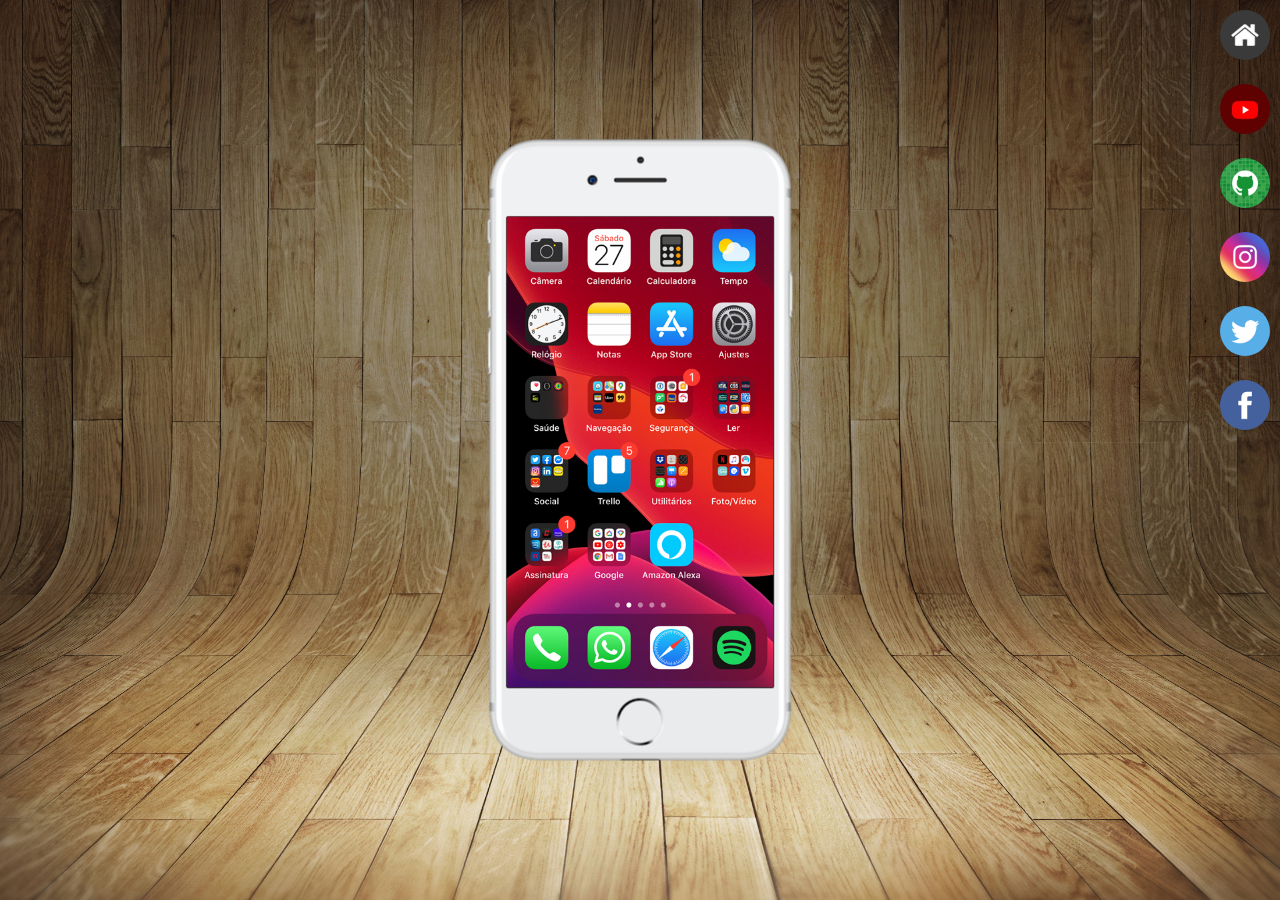
<file: index.html>
<!DOCTYPE html>
<html lang="pt-br">
<head>
    <meta charset="UTF-8">
    <meta http-equiv="X-UA-Compatible" content="IE=edge">
    <meta name="viewport" content="width=device-width, initial-scale=1.0">
    <title>Projeto Redes Sociais</title>
    <link rel="stylesheet" href="estilos/style.css">
</head>
<body>
    <main>
        <section id="telefone">
           <iframe src="home.html" name="tela" id="tela" frameborder="0">
            Seu nagador não é compátivel com isso.
           </iframe> 
        </section>
        <section id="redes-sociais">
            <a href="home.html" target="tela"><img src="imagens/logo-home.jpg" alt="Home"></a><br>
            <a href="youtube.html" target="tela"><img src="imagens/logo-youtube.jpg" alt="YouTube"></a><br>
            <a href="github.html" target="tela"><img src="imagens/logo-github.jpg" alt="GitHub"></a><br>
            <a href="instagram.html" target="tela"><img src="imagens/logo-instagram.jpg" alt="Instagram"></a><br>
            <a href="twitter.html" target="tela"><img src="imagens/logo-twitter.jpg" alt="Twiiter"></a><br>
            <a href="facebook.html" target="tela"><img src="imagens/logo-facebook.jpg" alt="Facebook"></a>
        
        

        </section>
    </main>
</body>
</html>
</file>
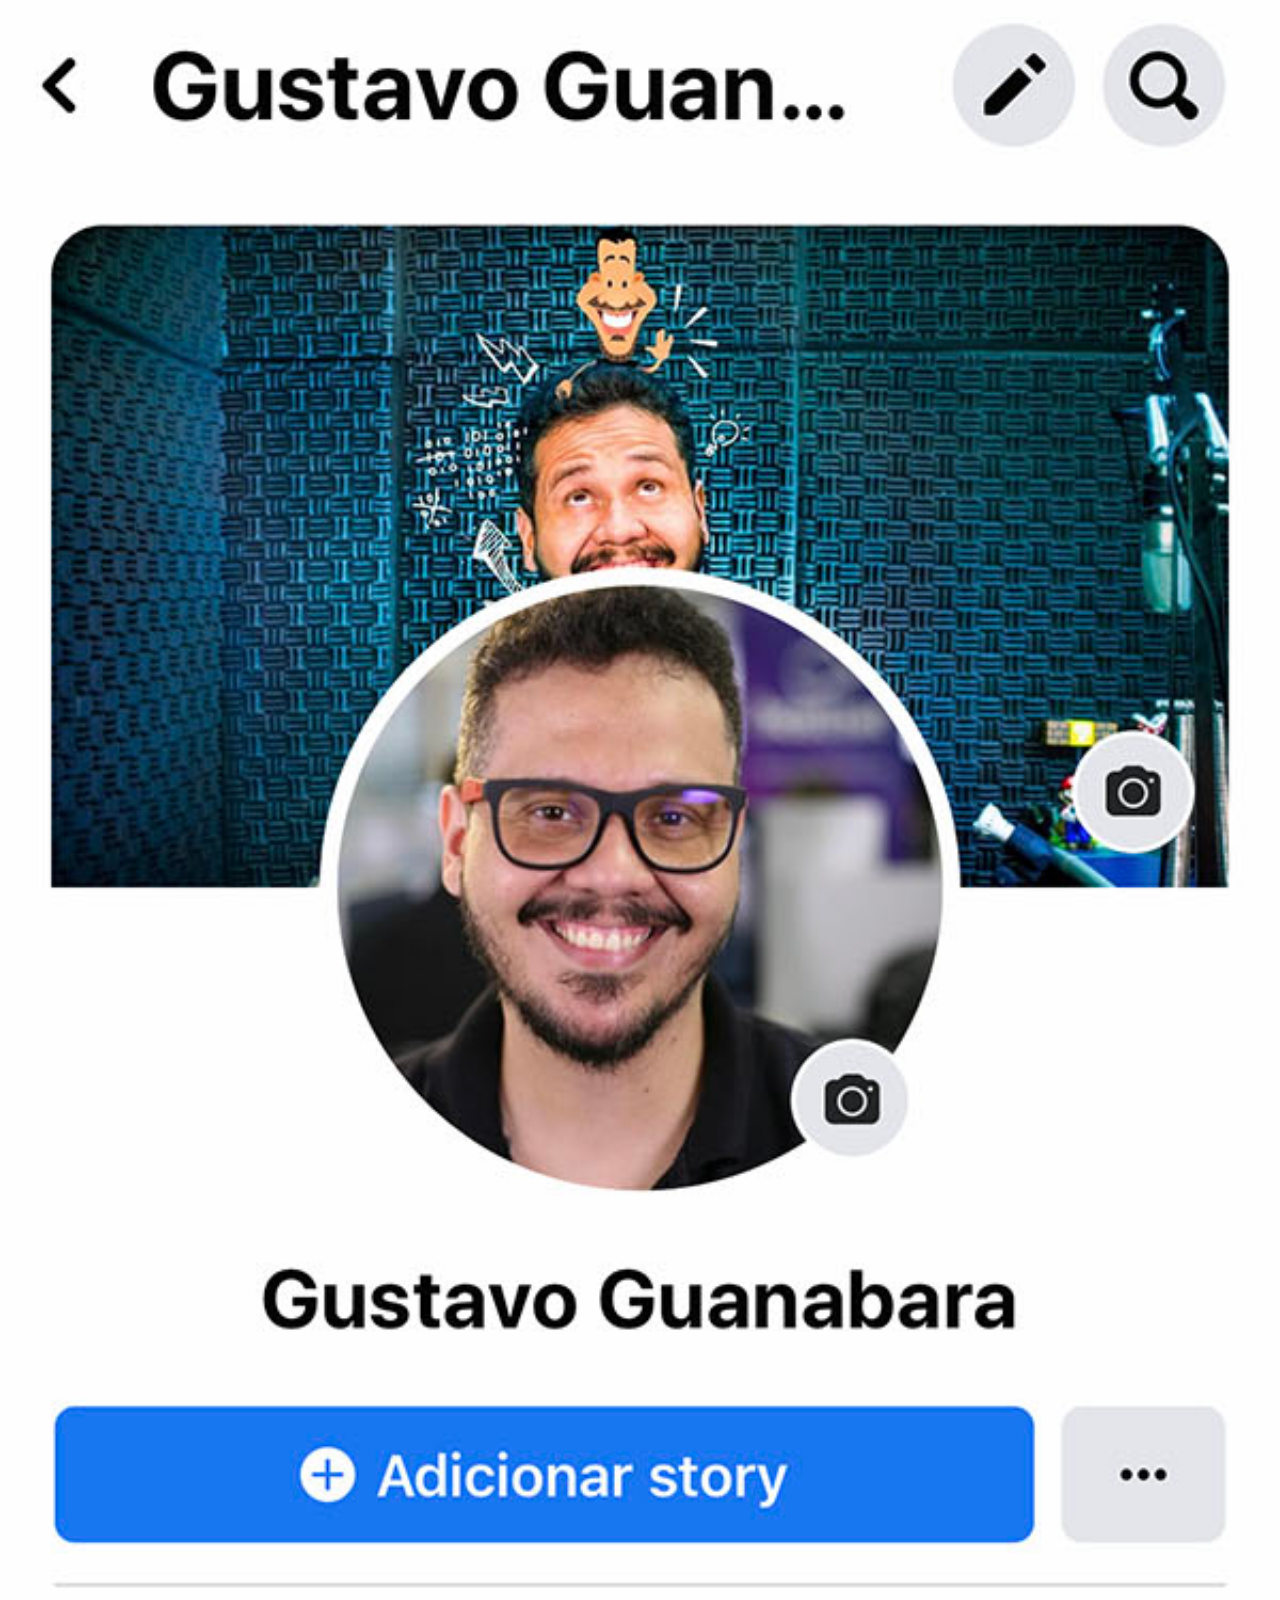
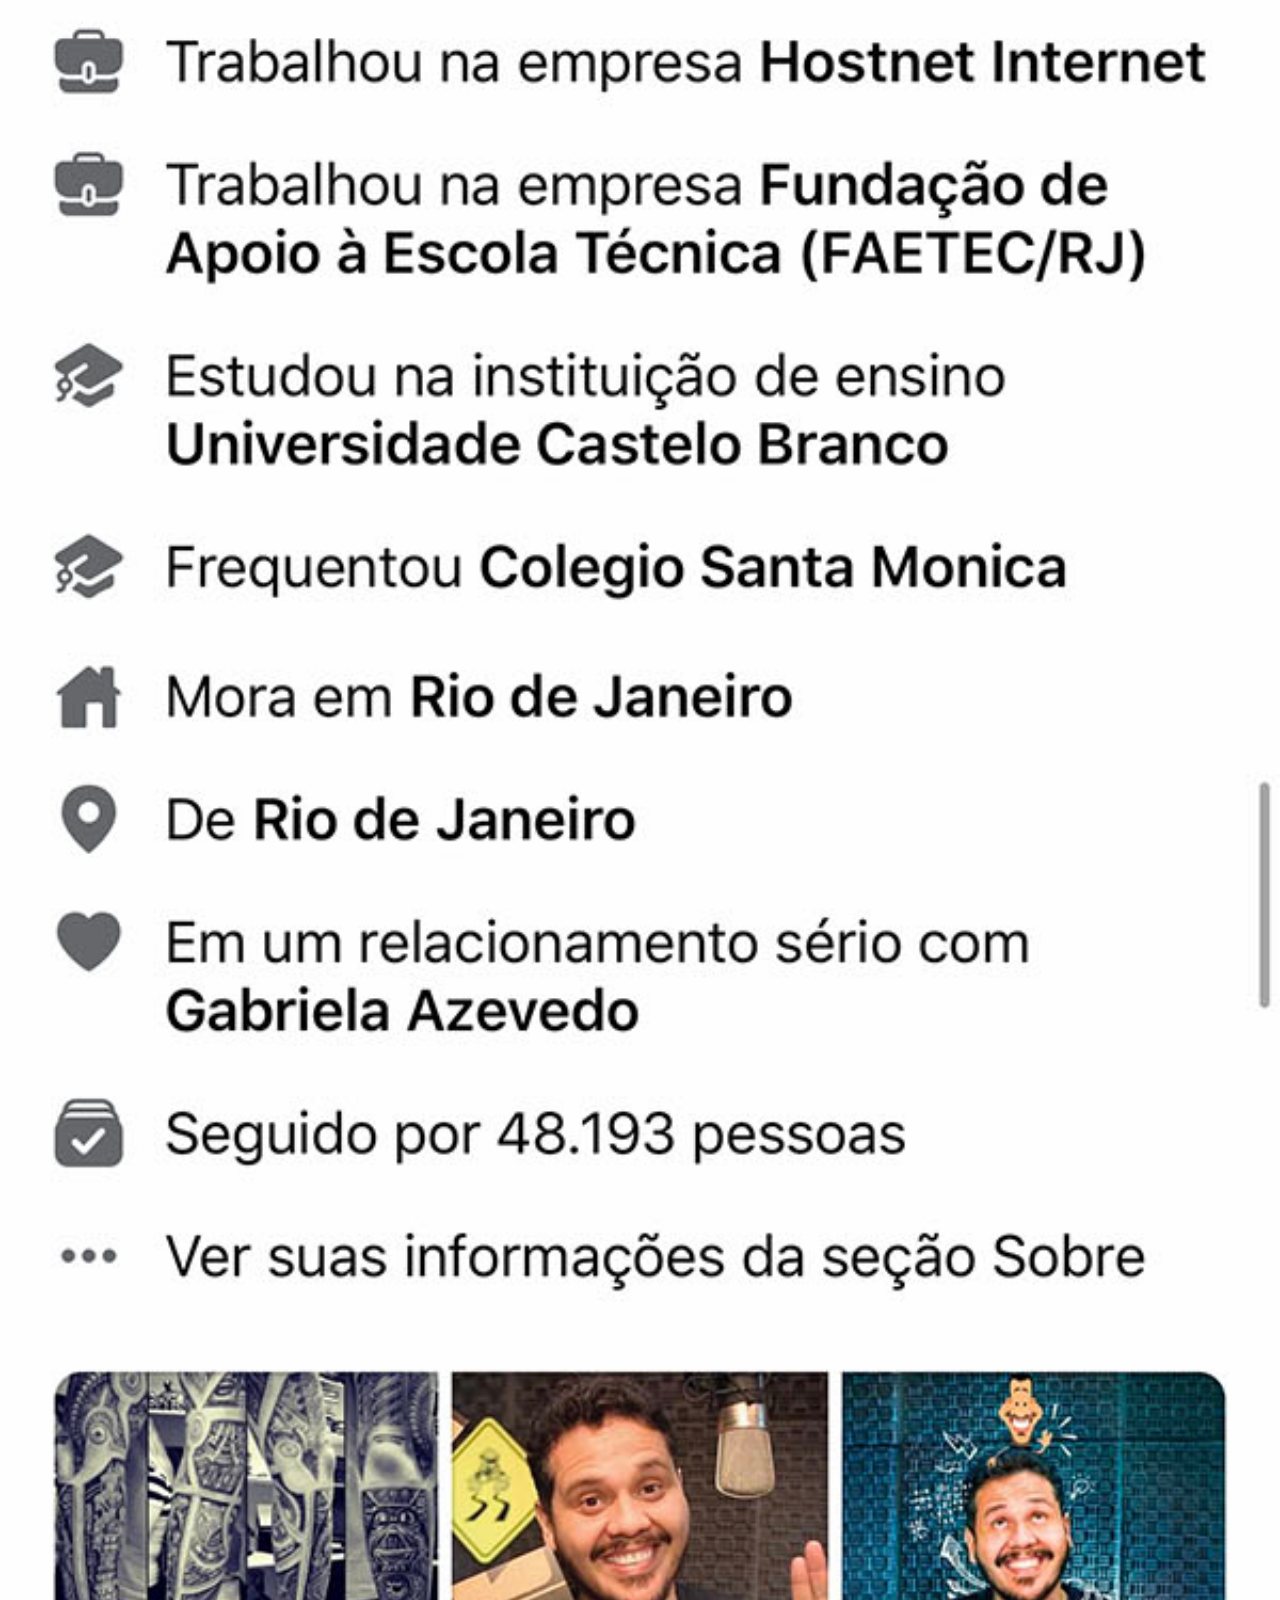
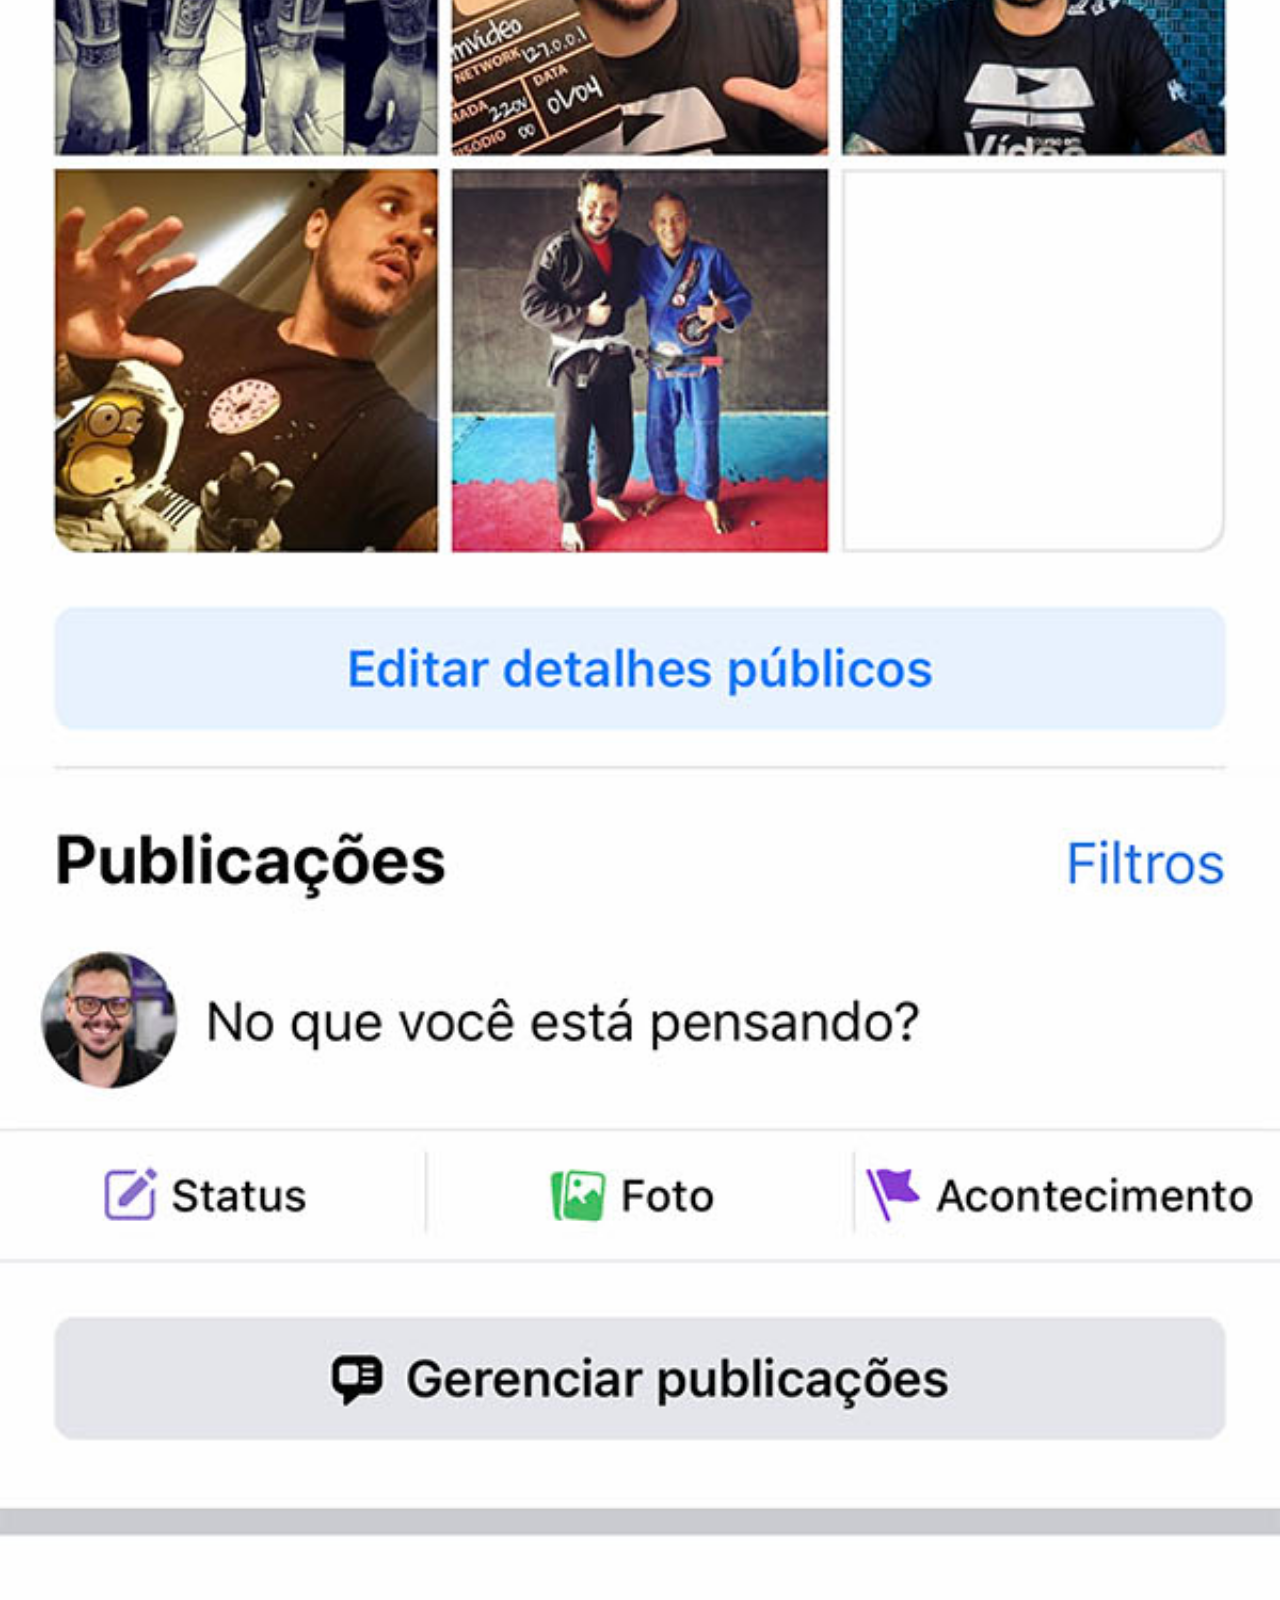
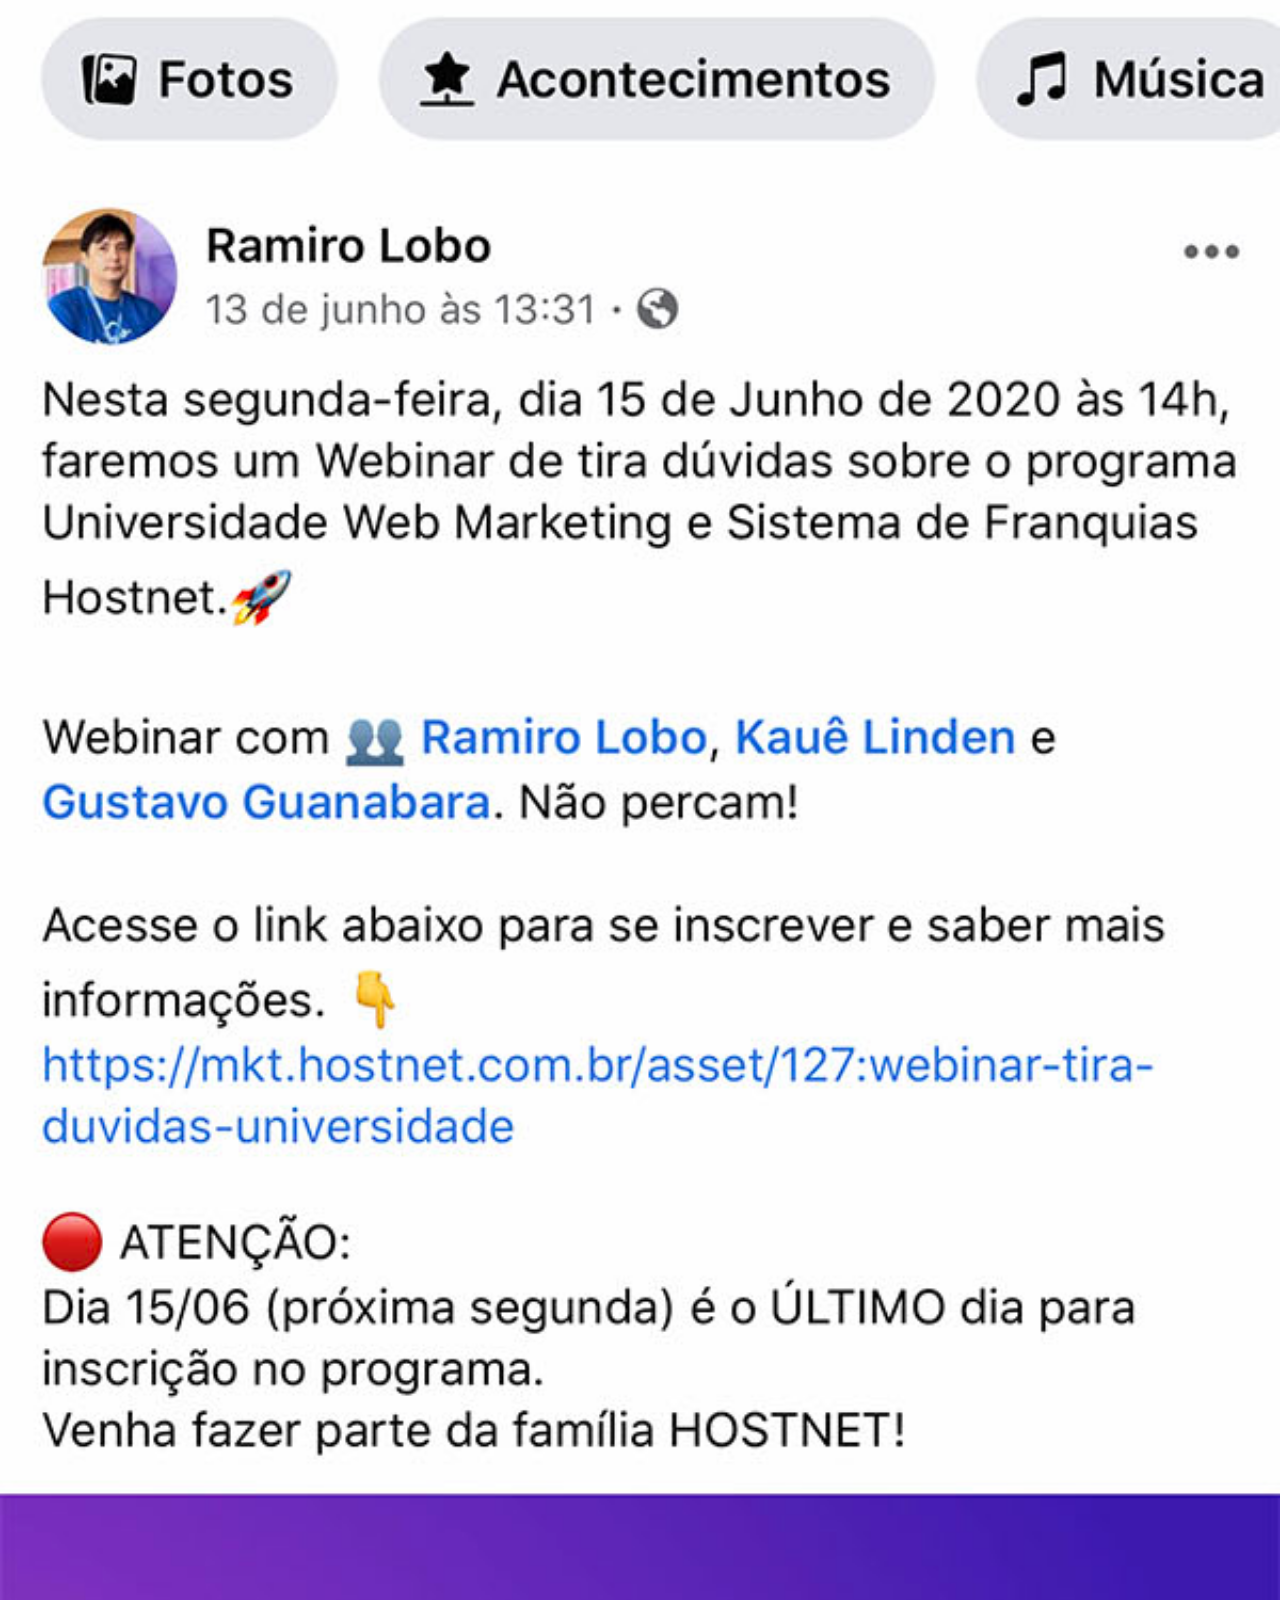
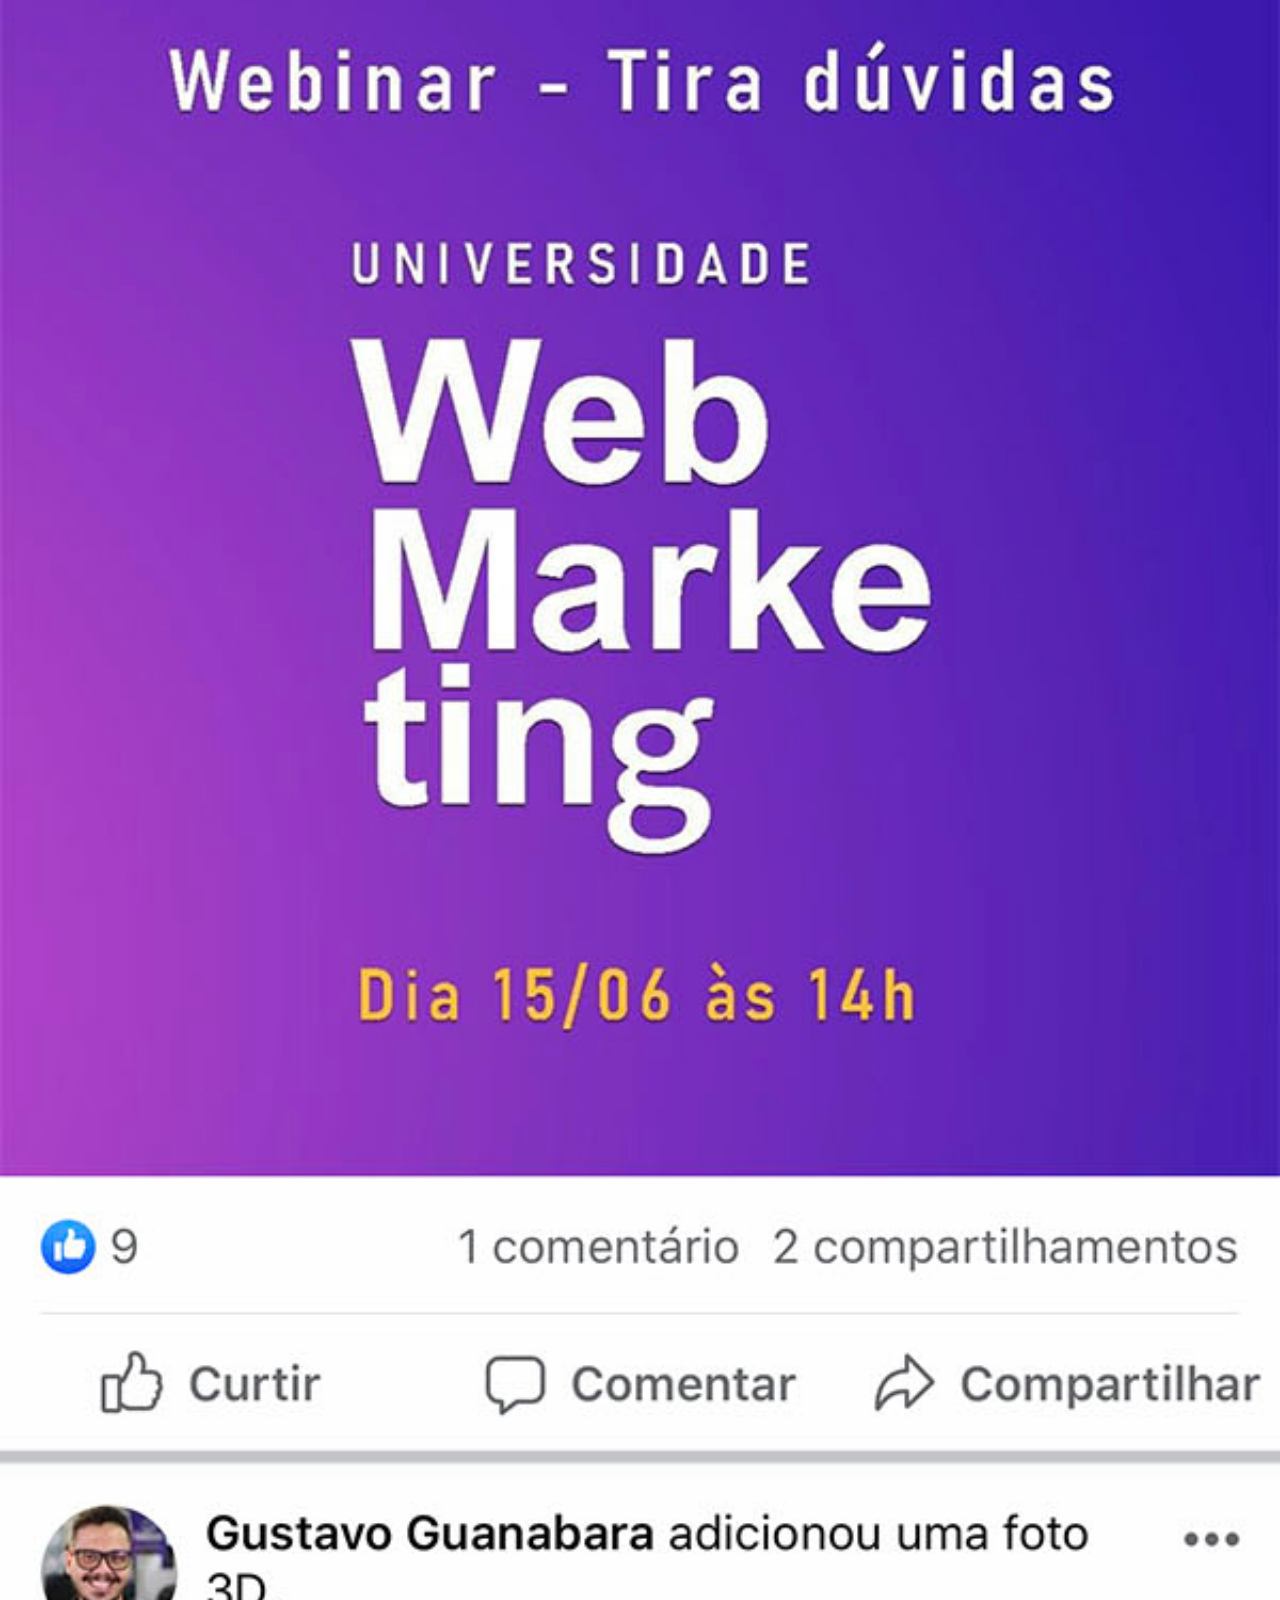
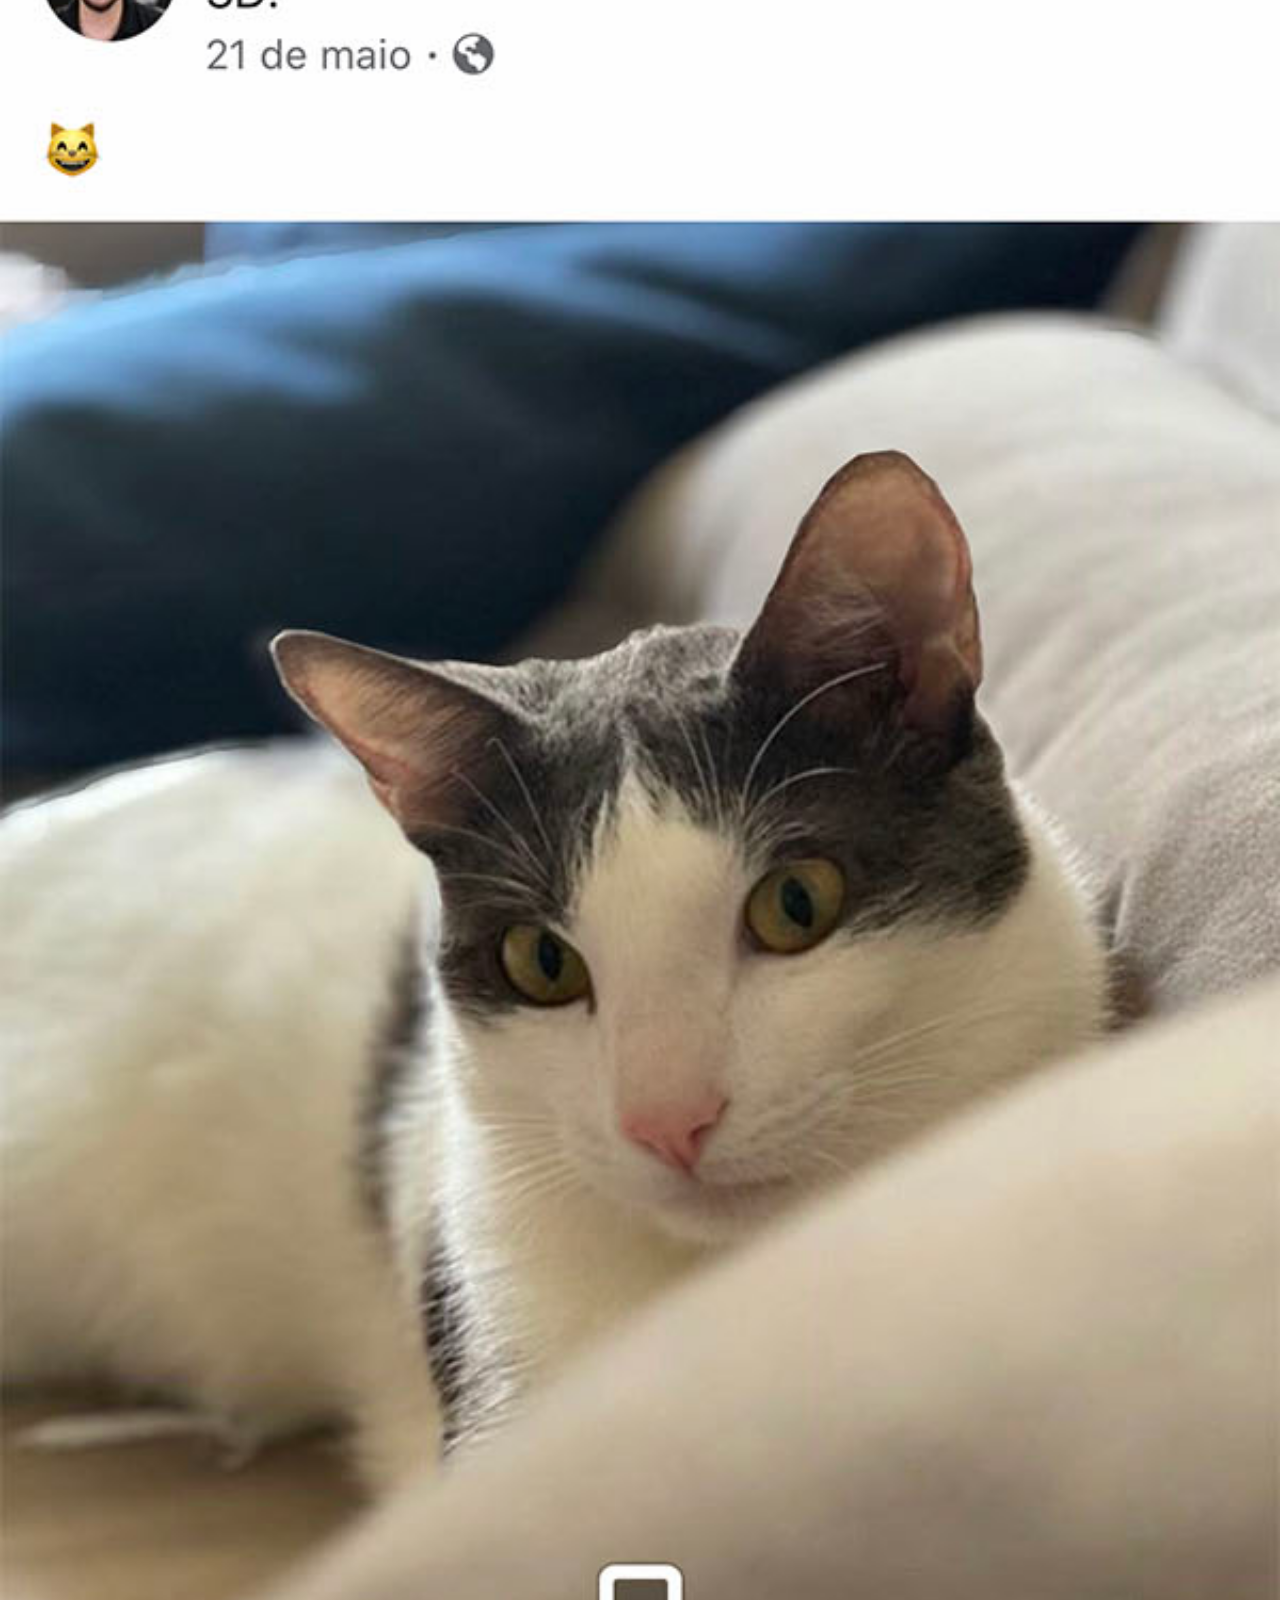
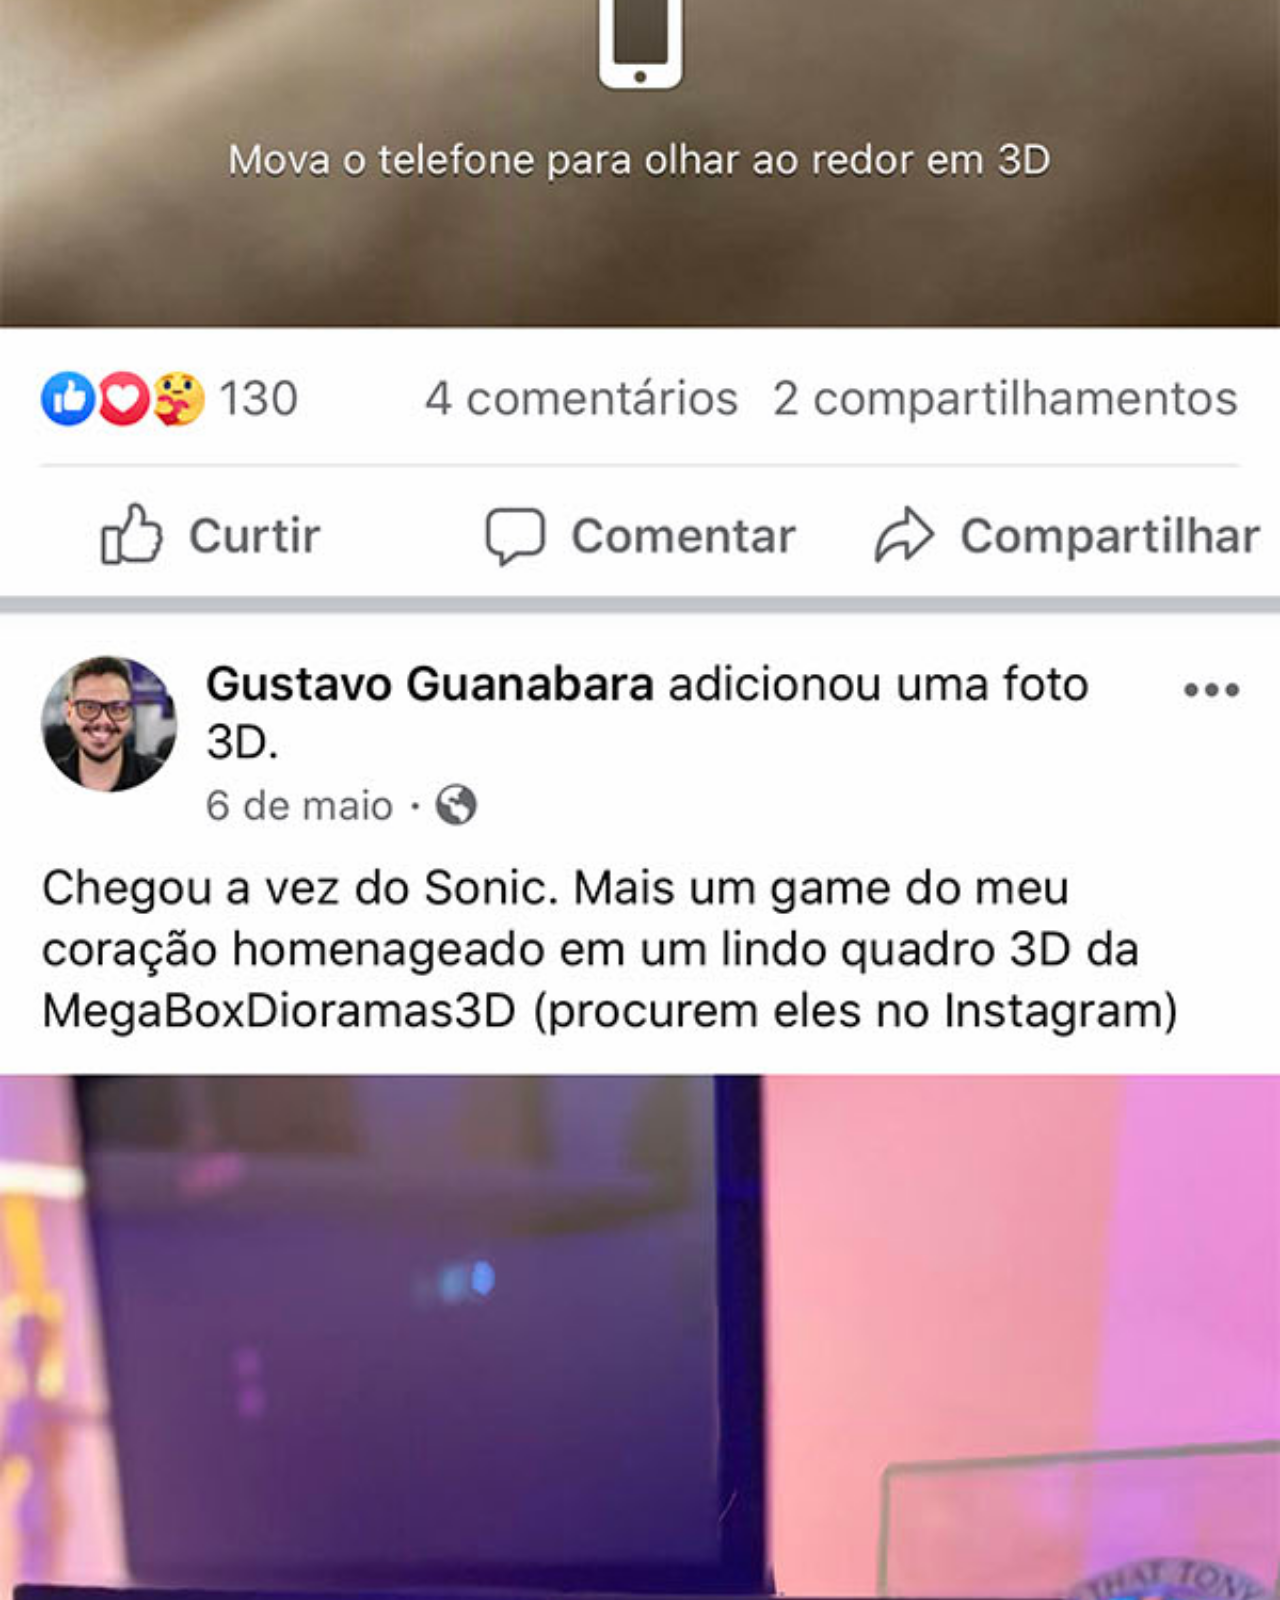
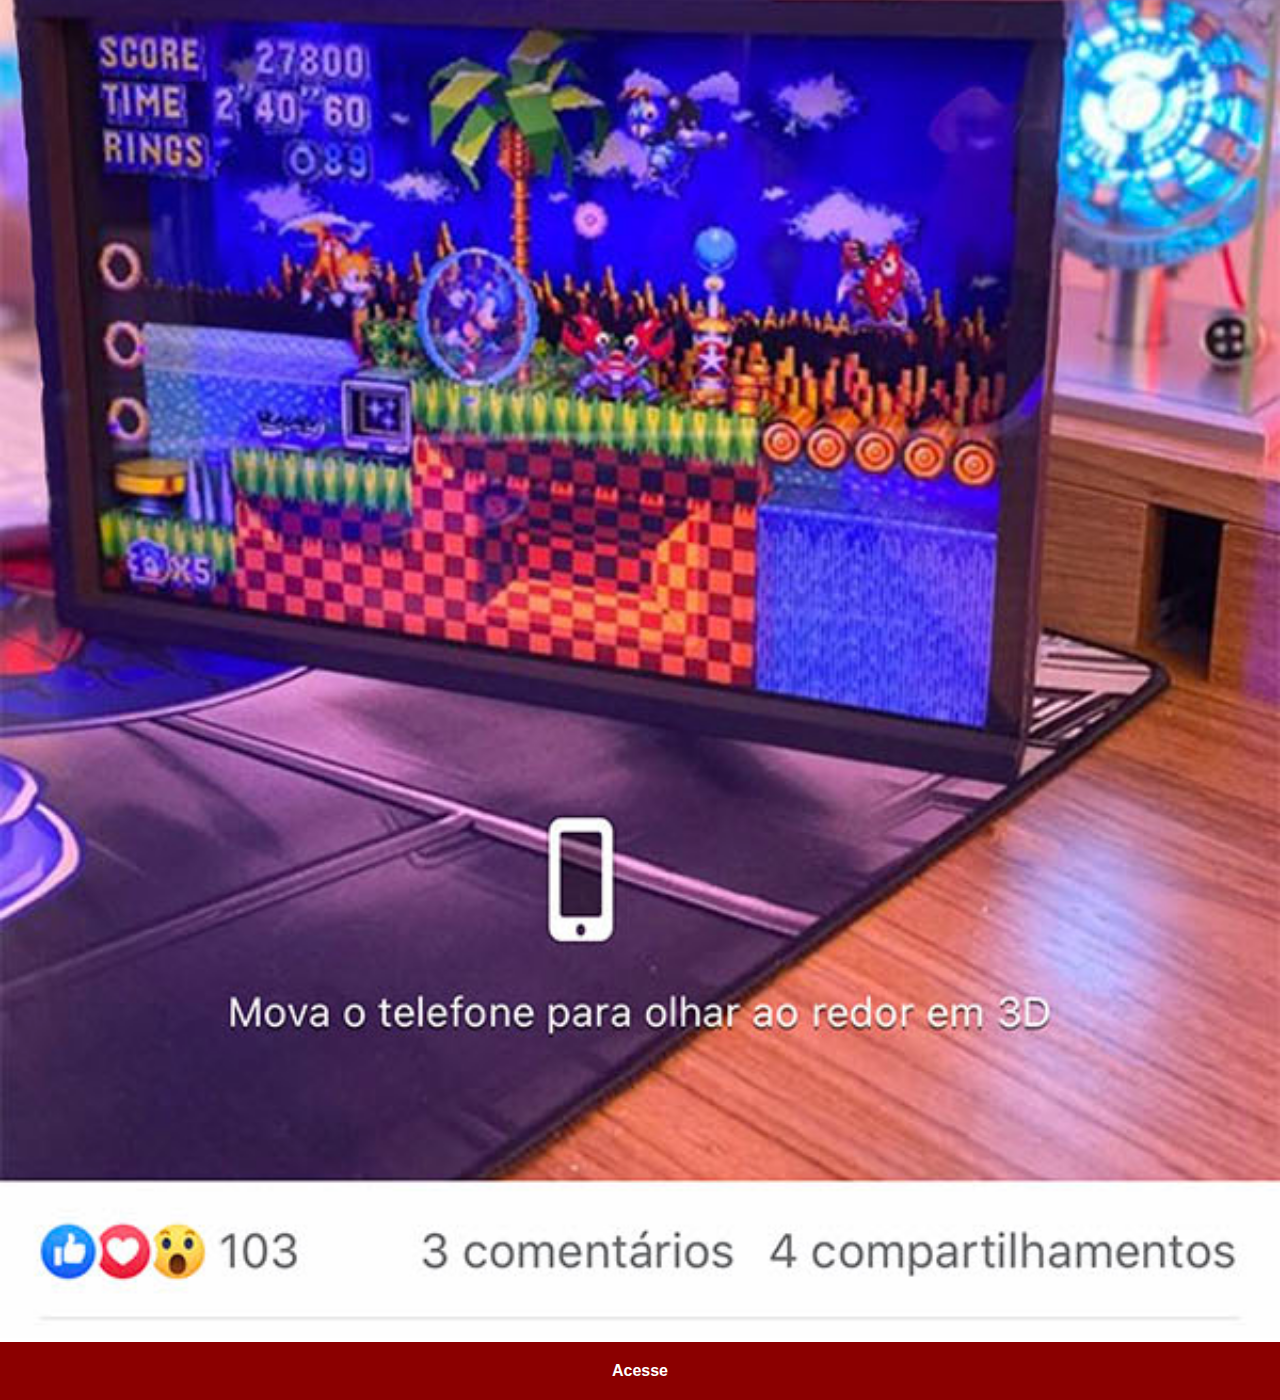
<file: facebook.html>
<!DOCTYPE html>
<html lang="pt-br">
<head>
    <meta charset="UTF-8">
    <meta http-equiv="X-UA-Compatible" content="IE=edge">
    <meta name="viewport" content="width=device-width, initial-scale=1.0">
    <title>YouTube</title>
    <link rel="stylesheet" href="estilos/social.css">
</head>
<body>
    <img src="imagens/tela-facebook.jpg" alt="Facebook">
    <a href="http://facebook.com/gustavoguanabara" target="_blank">Acesse</a>
</body>
</html>
</file>
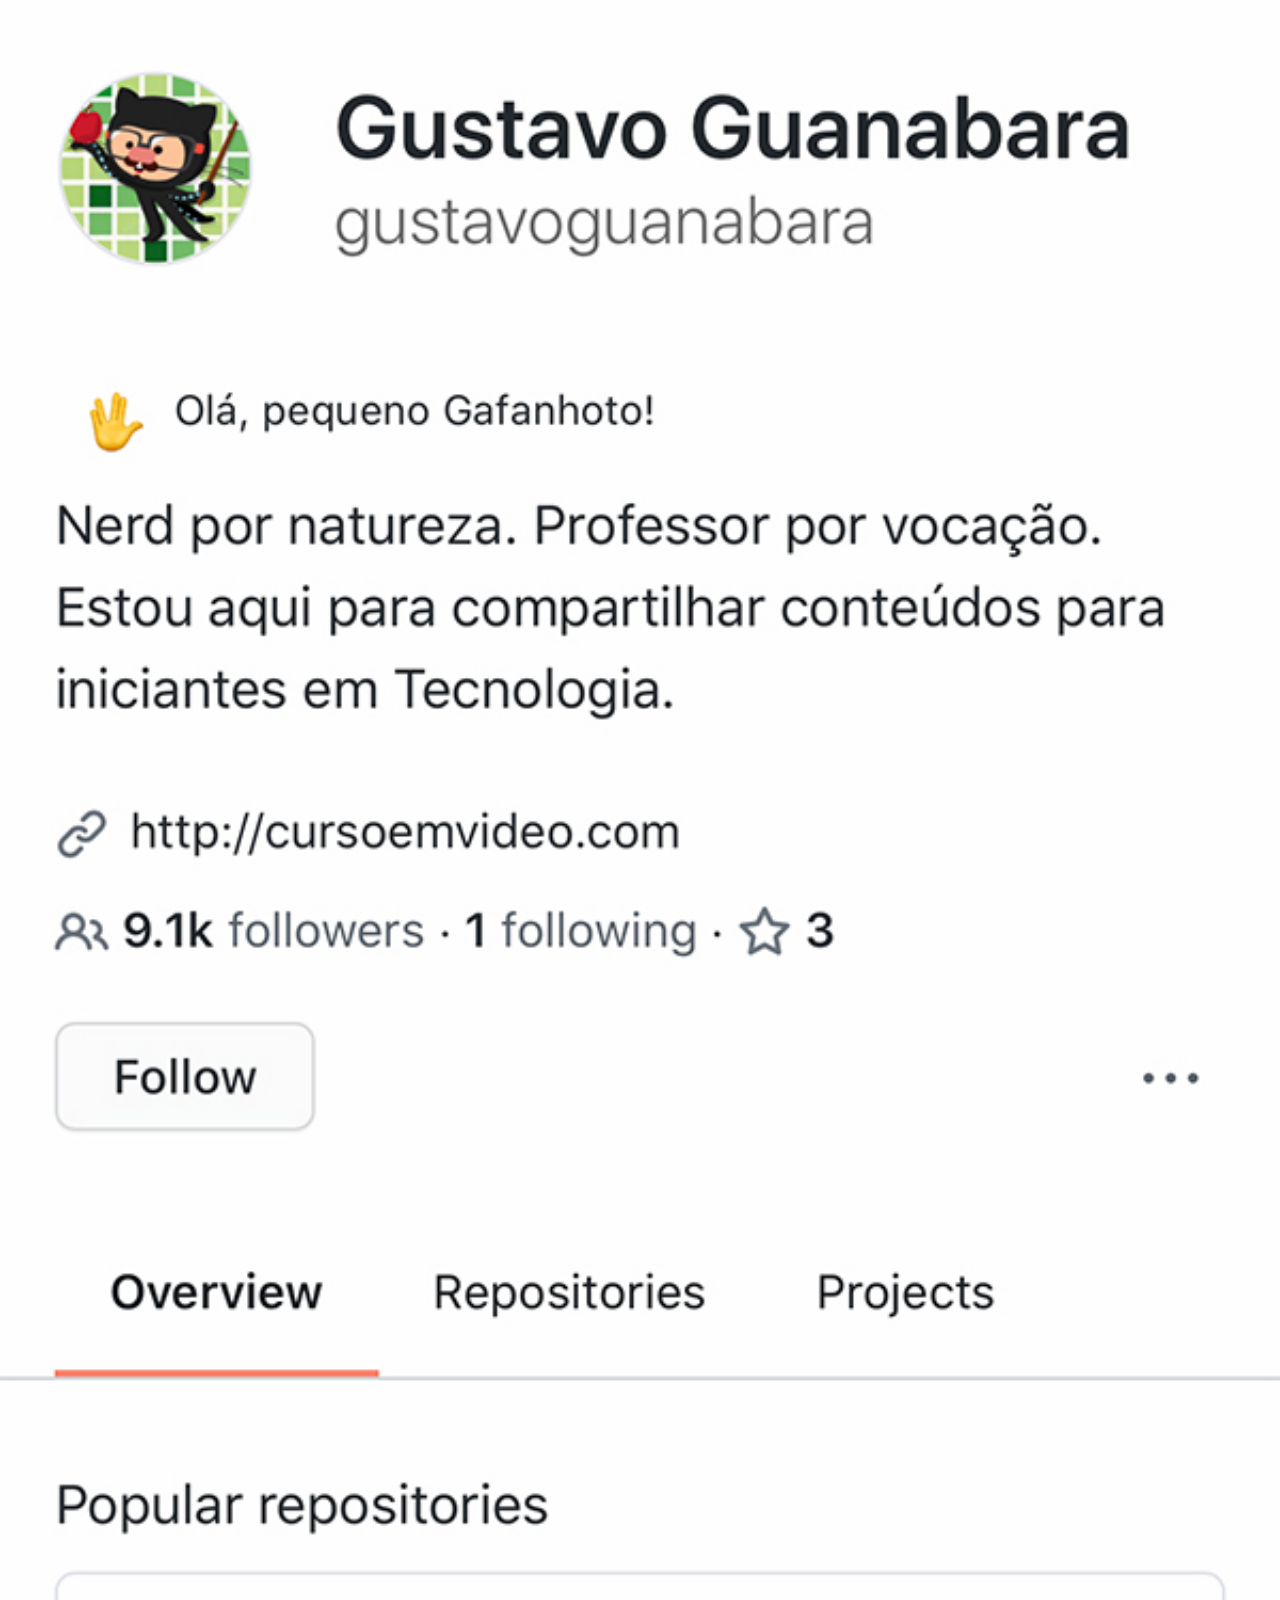
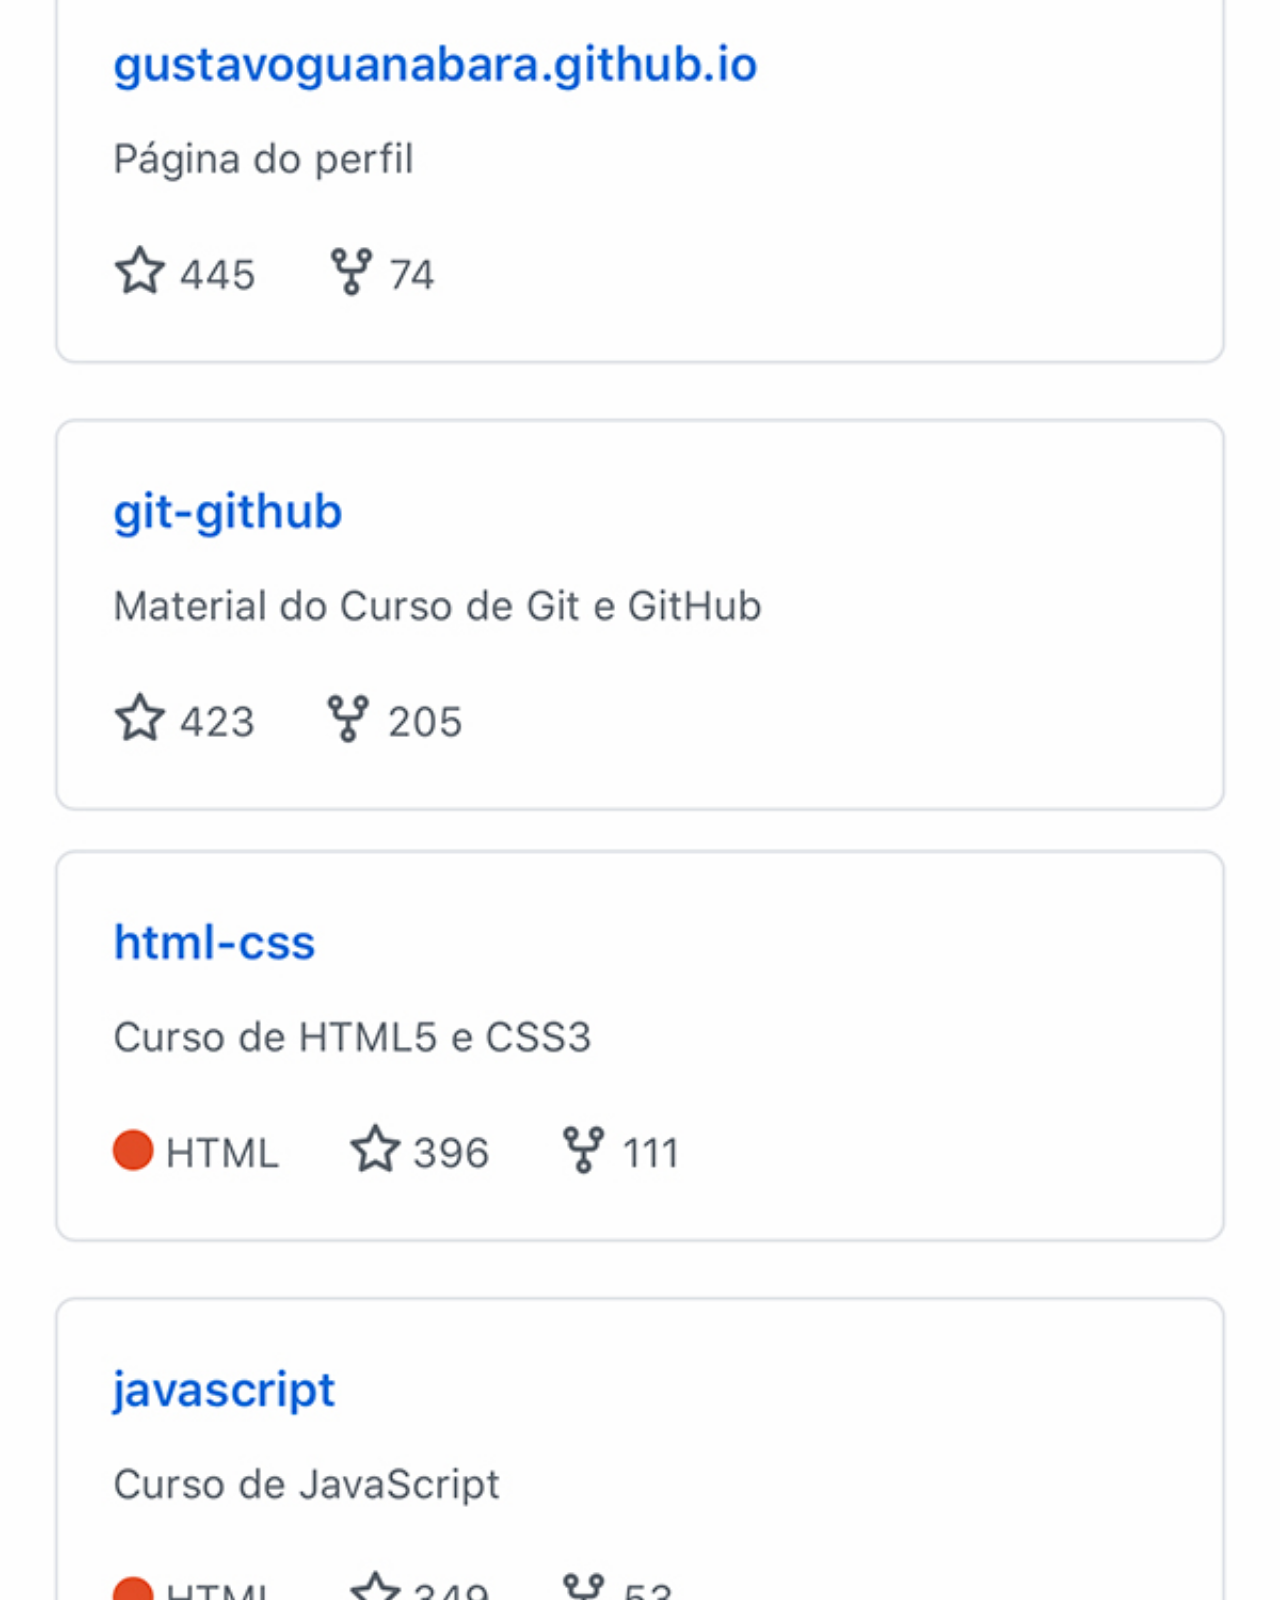
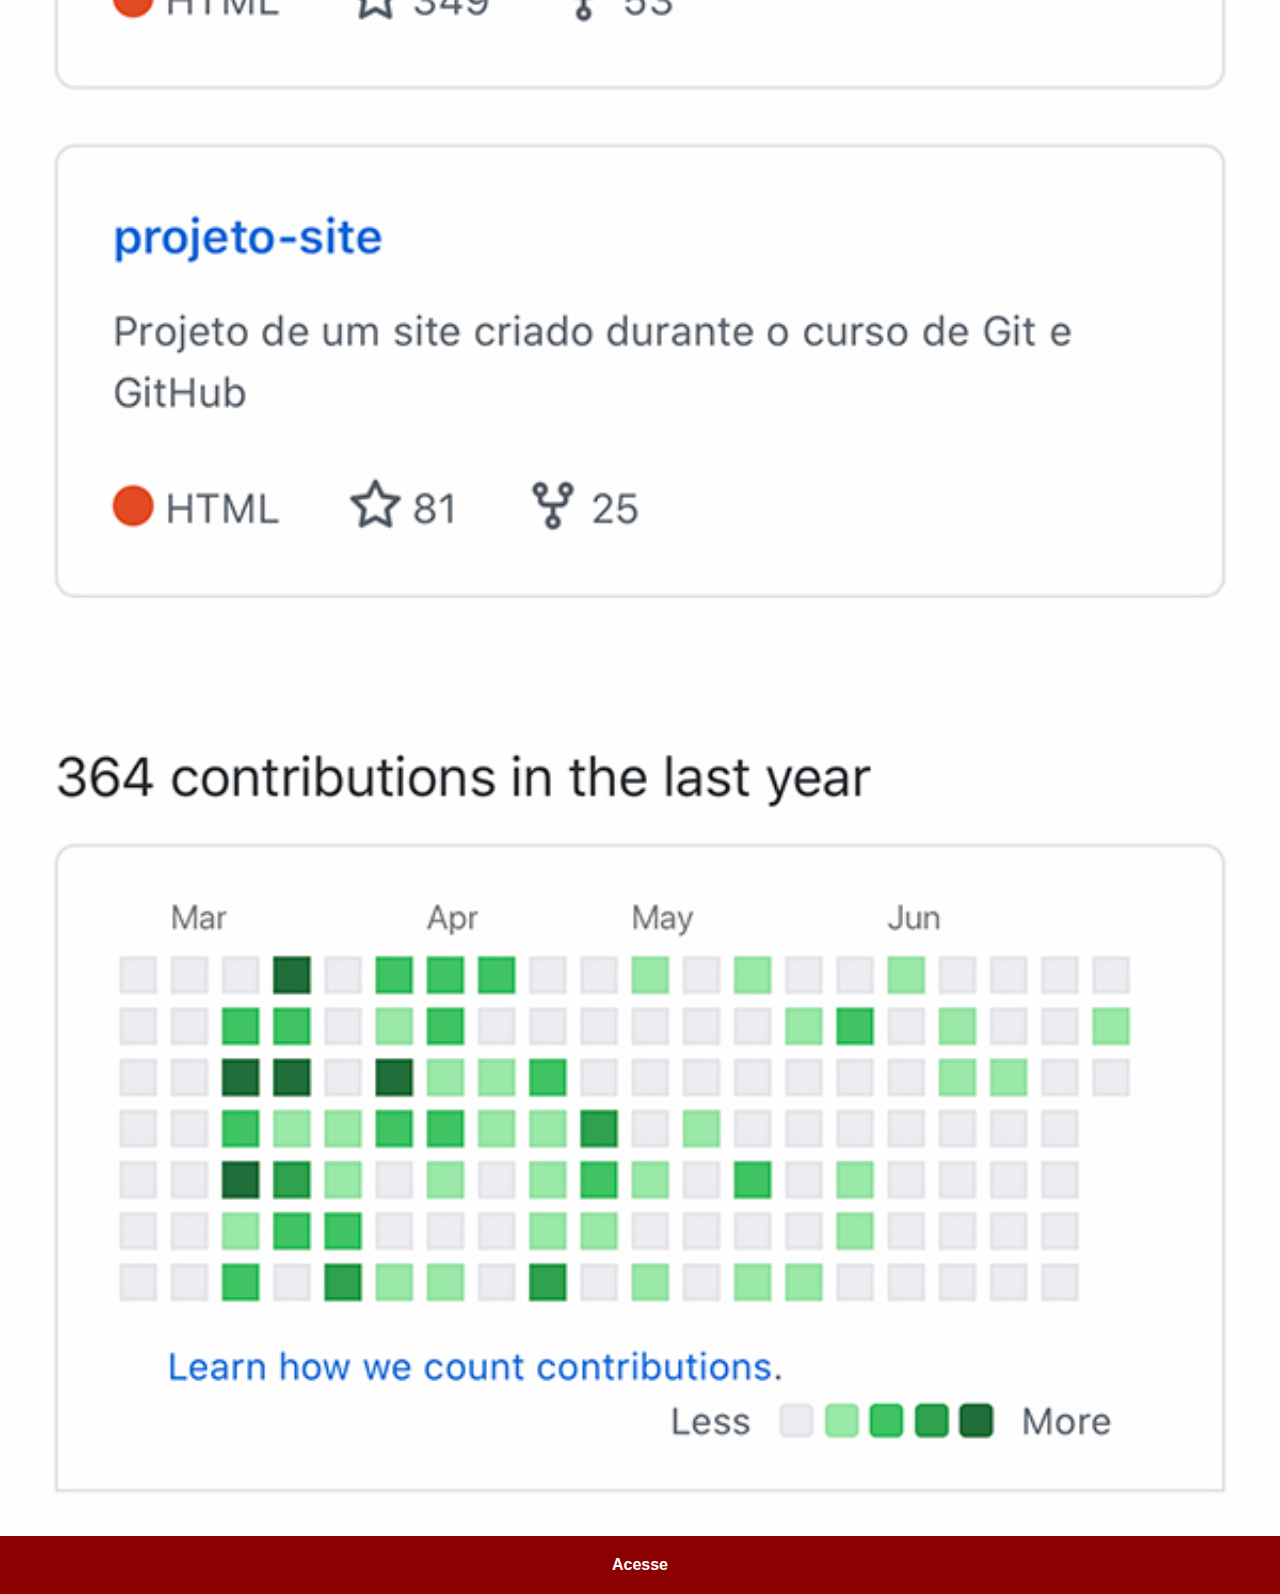
<file: github.html>
<!DOCTYPE html>
<html lang="pt-br">
<head>
    <meta charset="UTF-8">
    <meta http-equiv="X-UA-Compatible" content="IE=edge">
    <meta name="viewport" content="width=device-width, initial-scale=1.0">
    <title>YouTube</title>
    <link rel="stylesheet" href="estilos/social.css">
</head>
<body>
    <img src="imagens/tela-github.jpg" alt="GitHub">
    <a href="http://github.com/gustavoguanabara" target="_blank">Acesse</a>
</body>
</html>
</file>
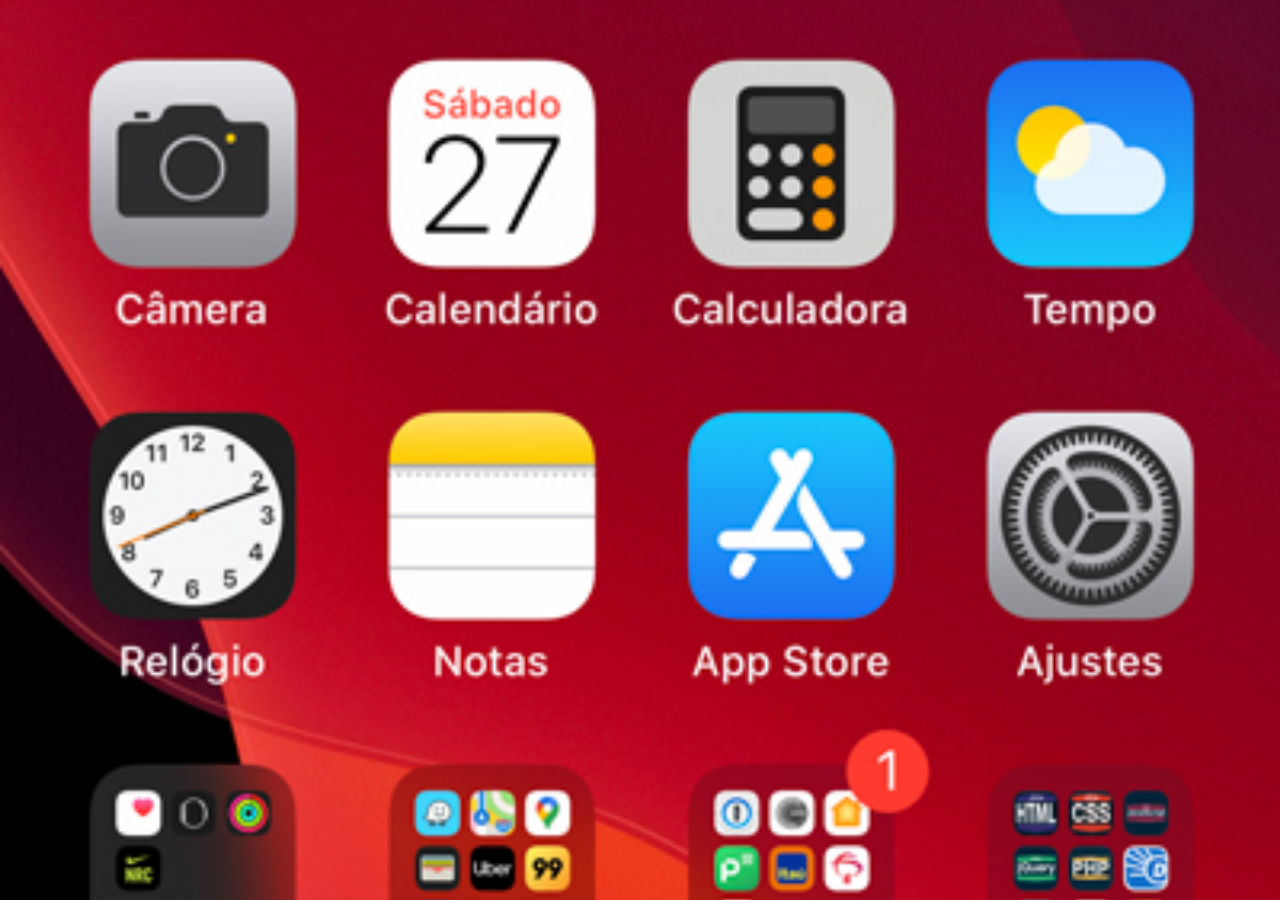
<file: home.html>
<!DOCTYPE html>
<html lang="pt-br">
<head>
    <meta charset="UTF-8">
    <meta http-equiv="X-UA-Compatible" content="IE=edge">
    <meta name="viewport" content="width=device-width, initial-scale=1.0">
    <title>Home</title>
</head>
<style>
    * {
        margin: 0px;
        padding: 0px;
    }

    body {
        width: 100vw;
        height: 100vh;
        background: black url('imagens/tela-home.jpg') no-repeat top center;
        background-size: cover;
    }



</style>
<body>
    
</body>
</html>
</file>
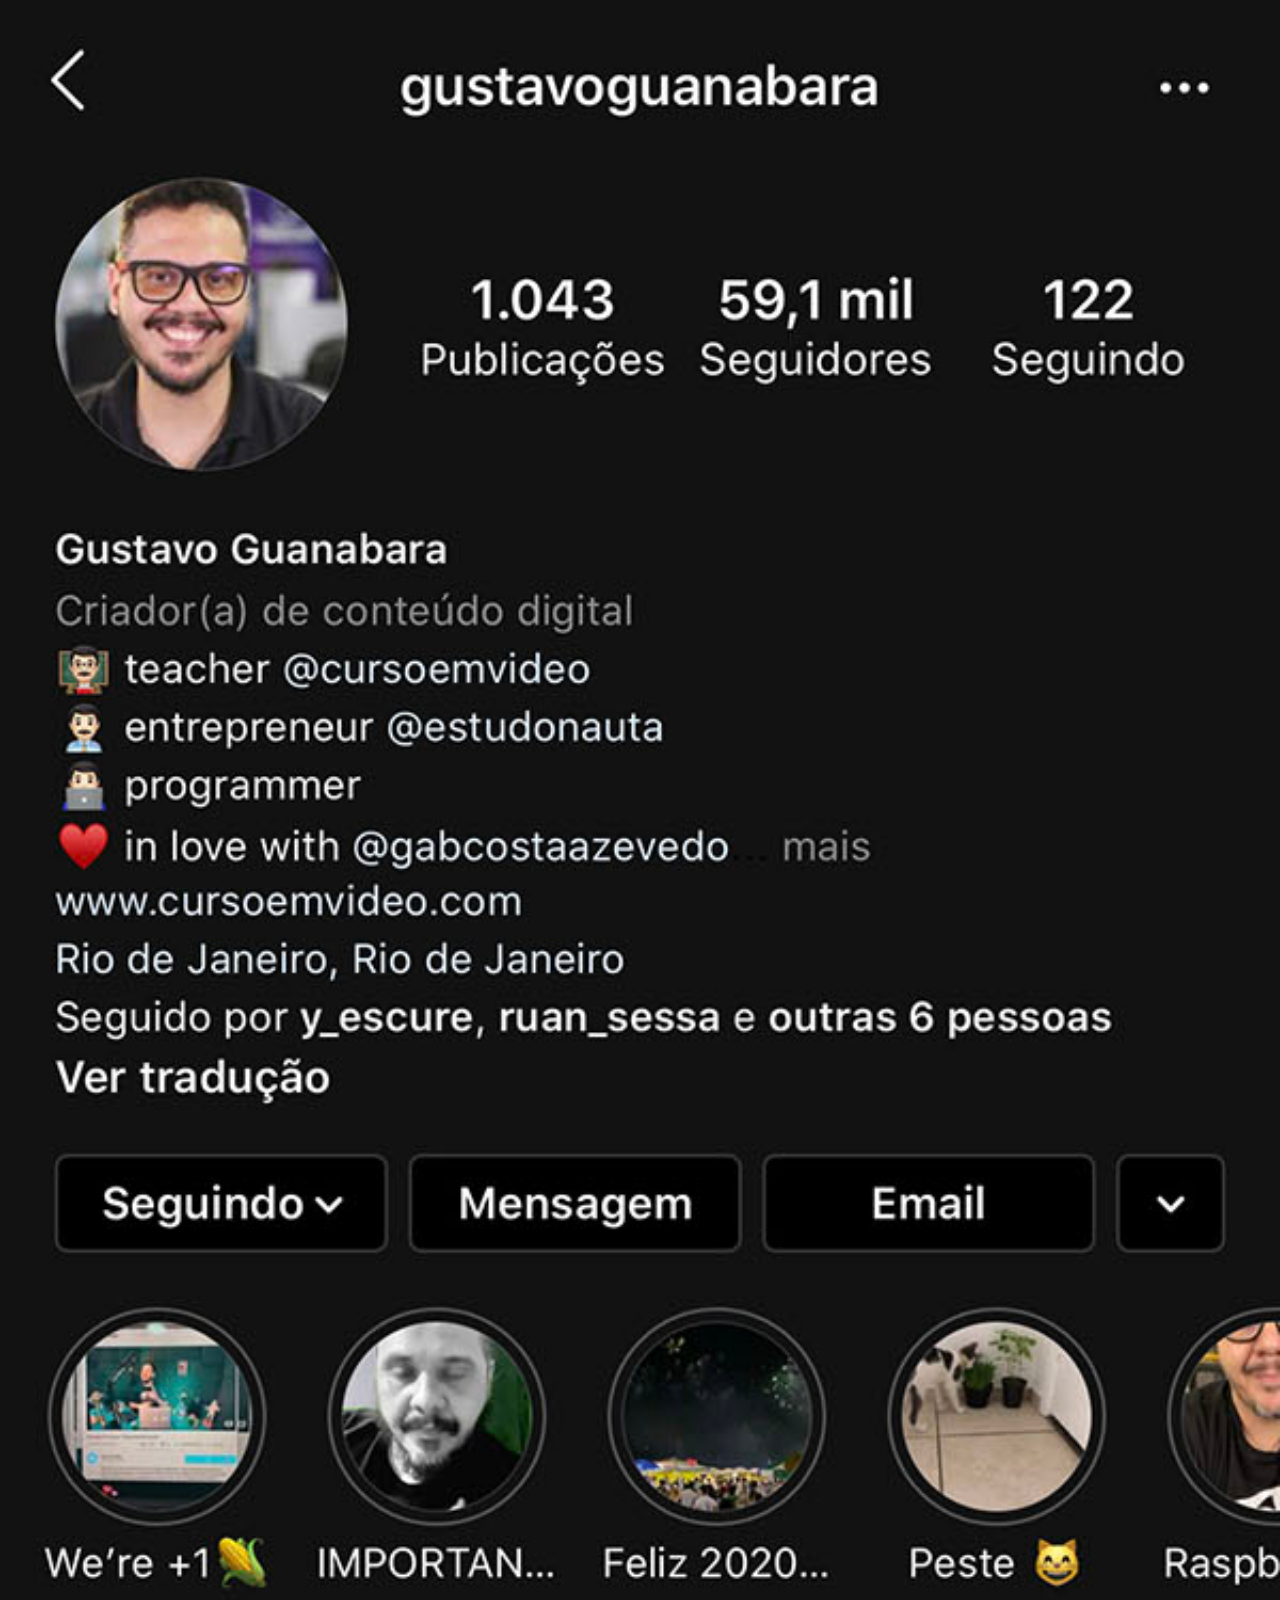
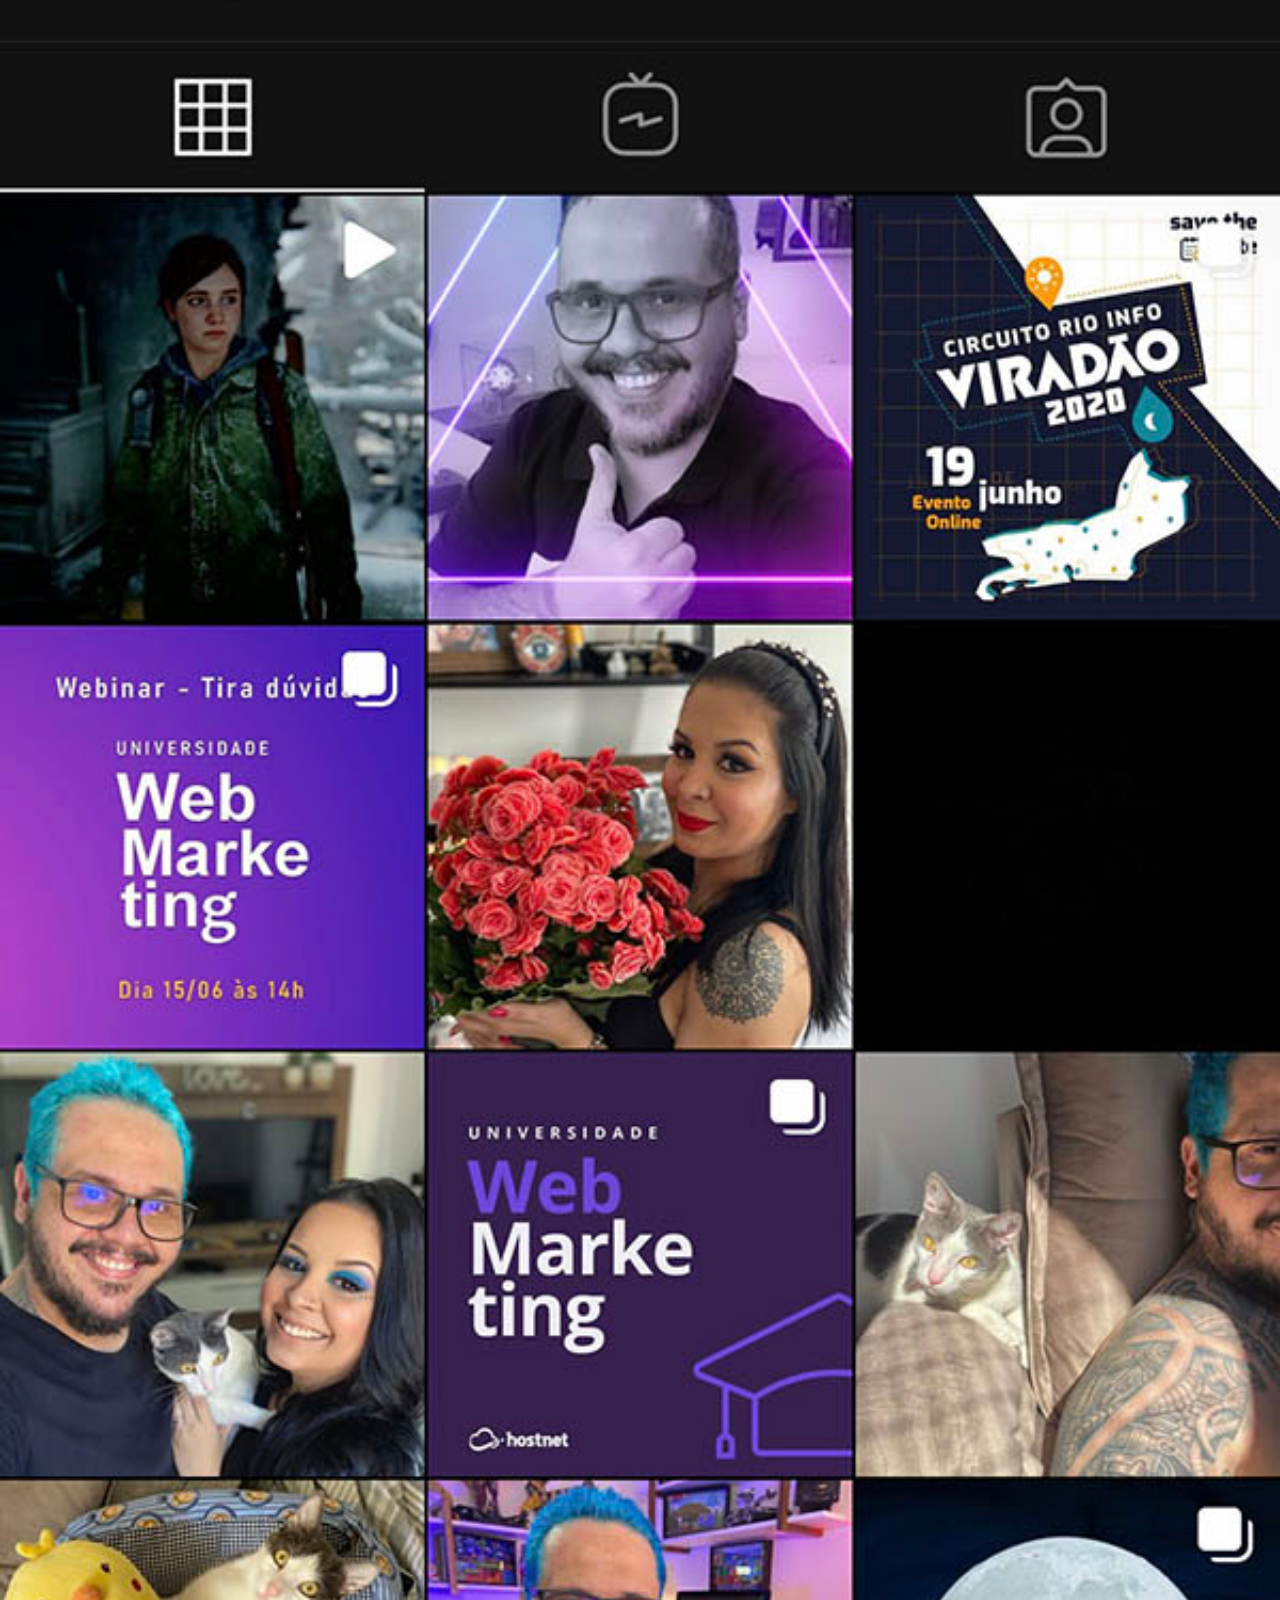
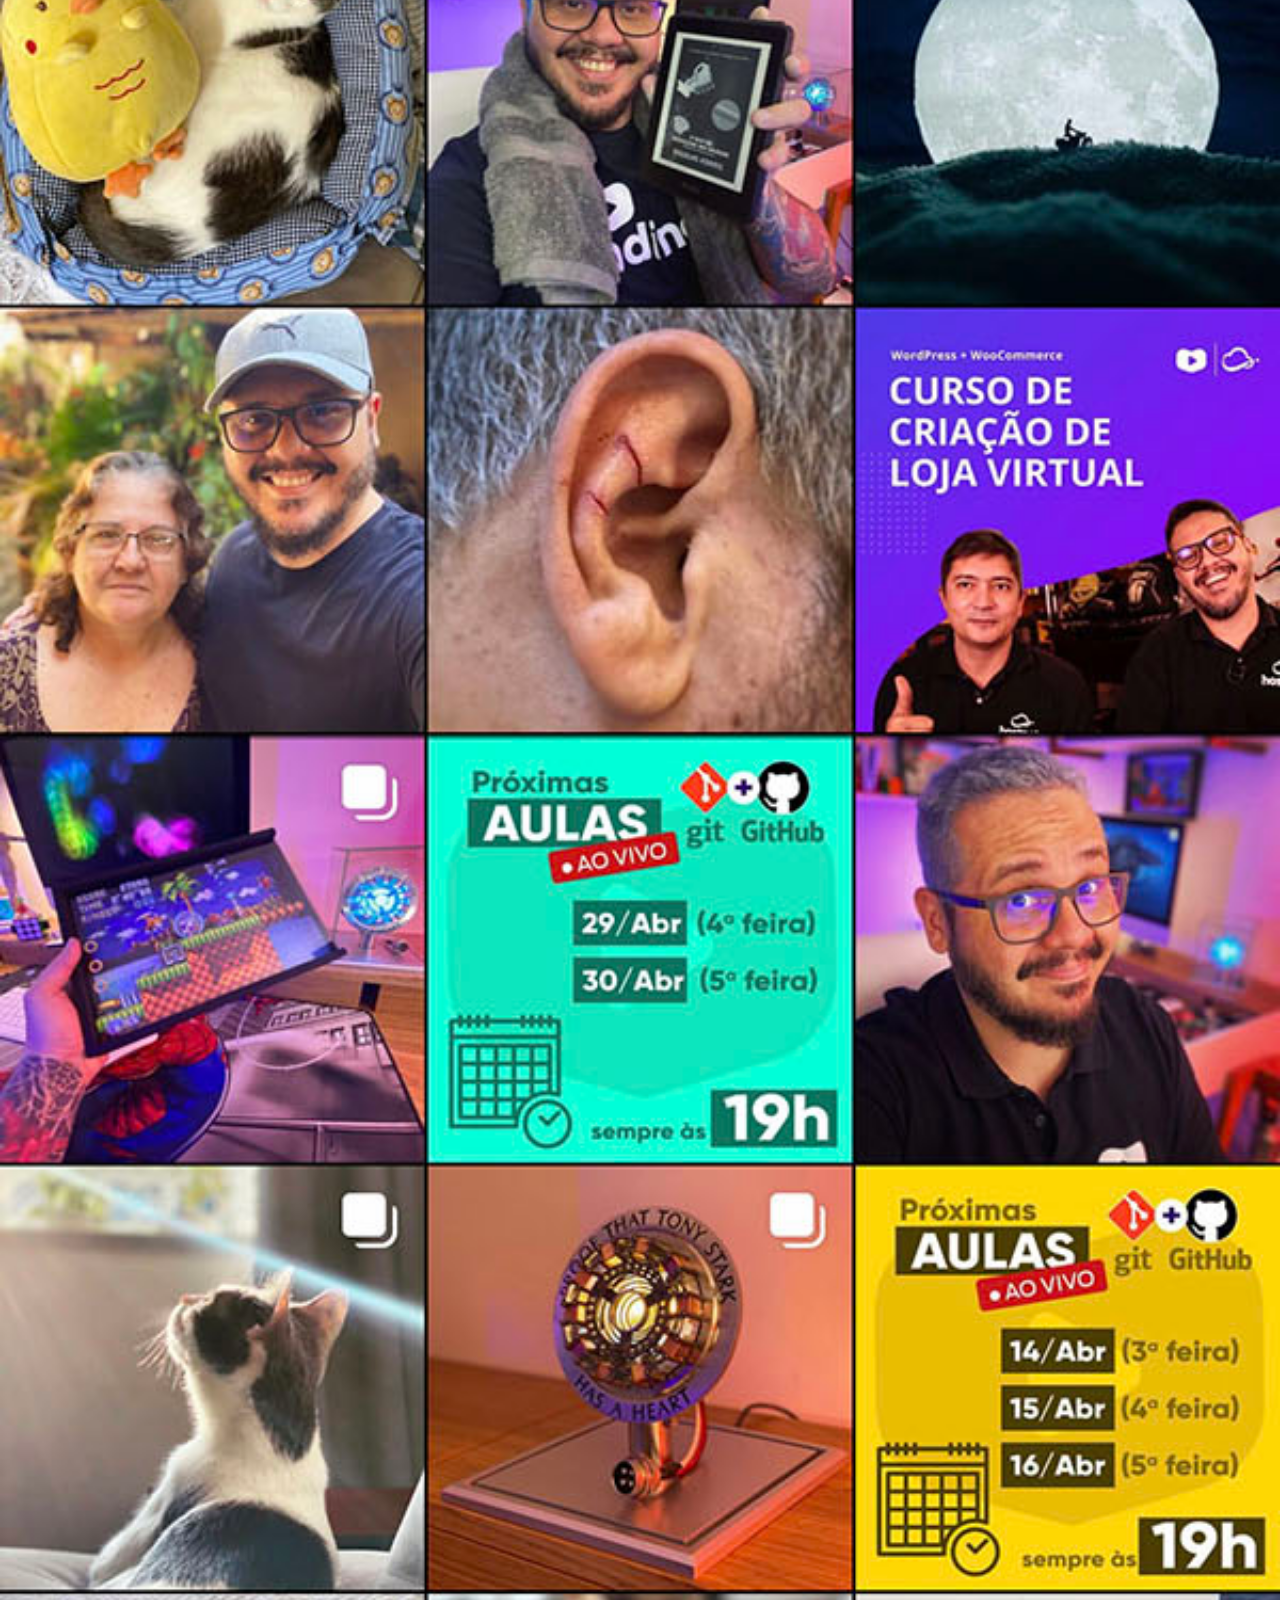
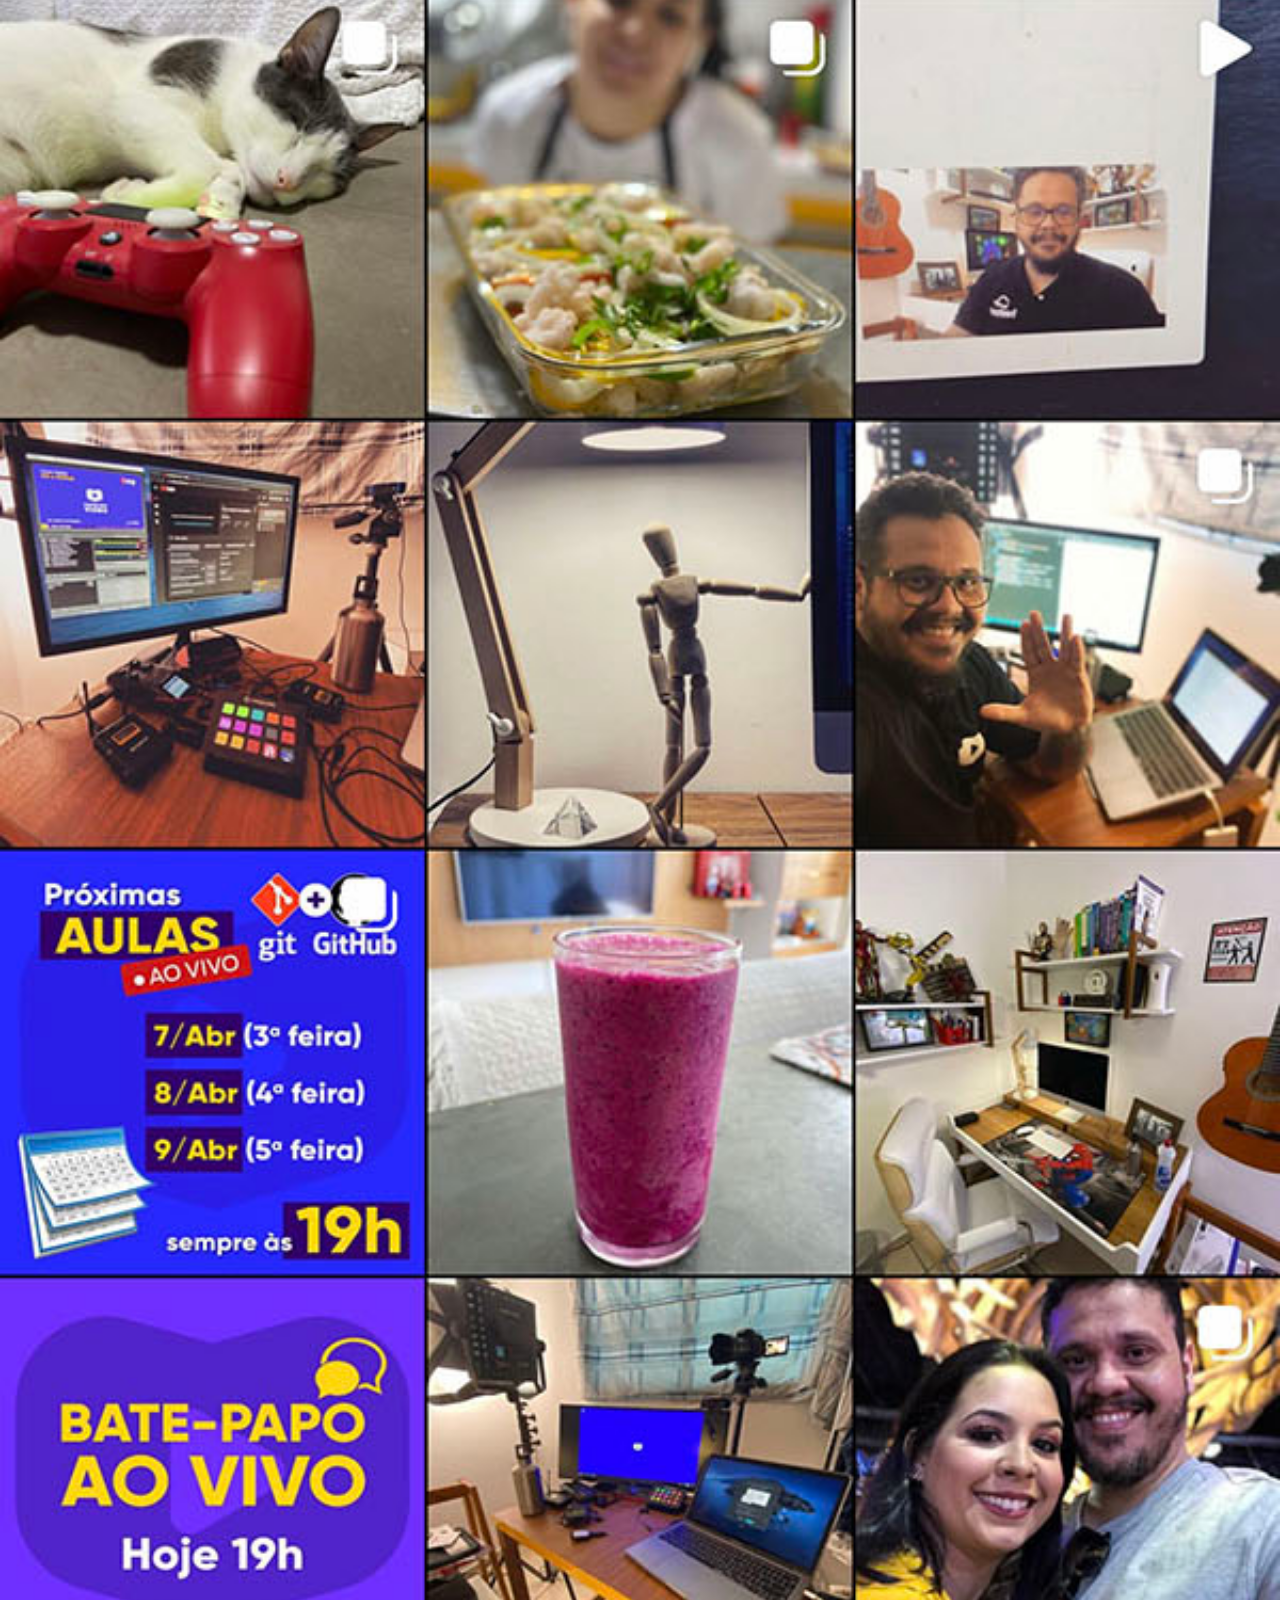
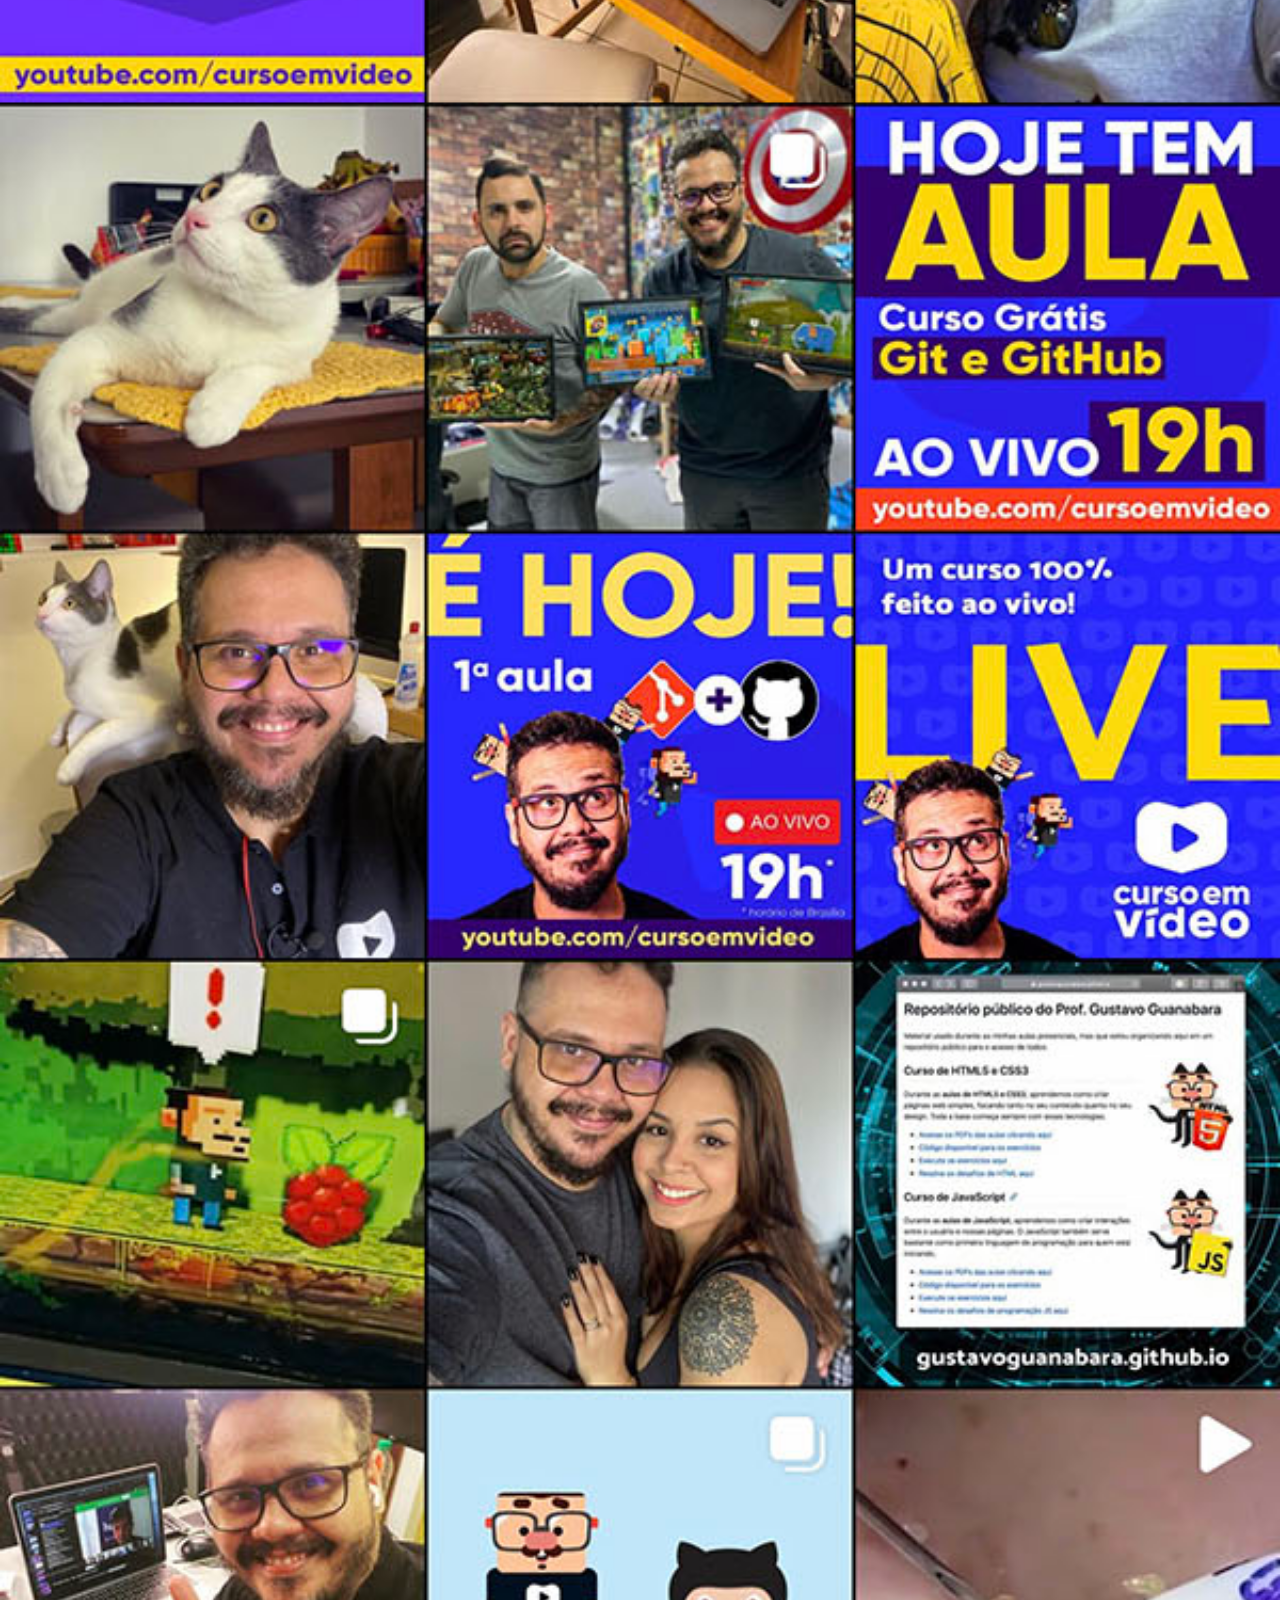
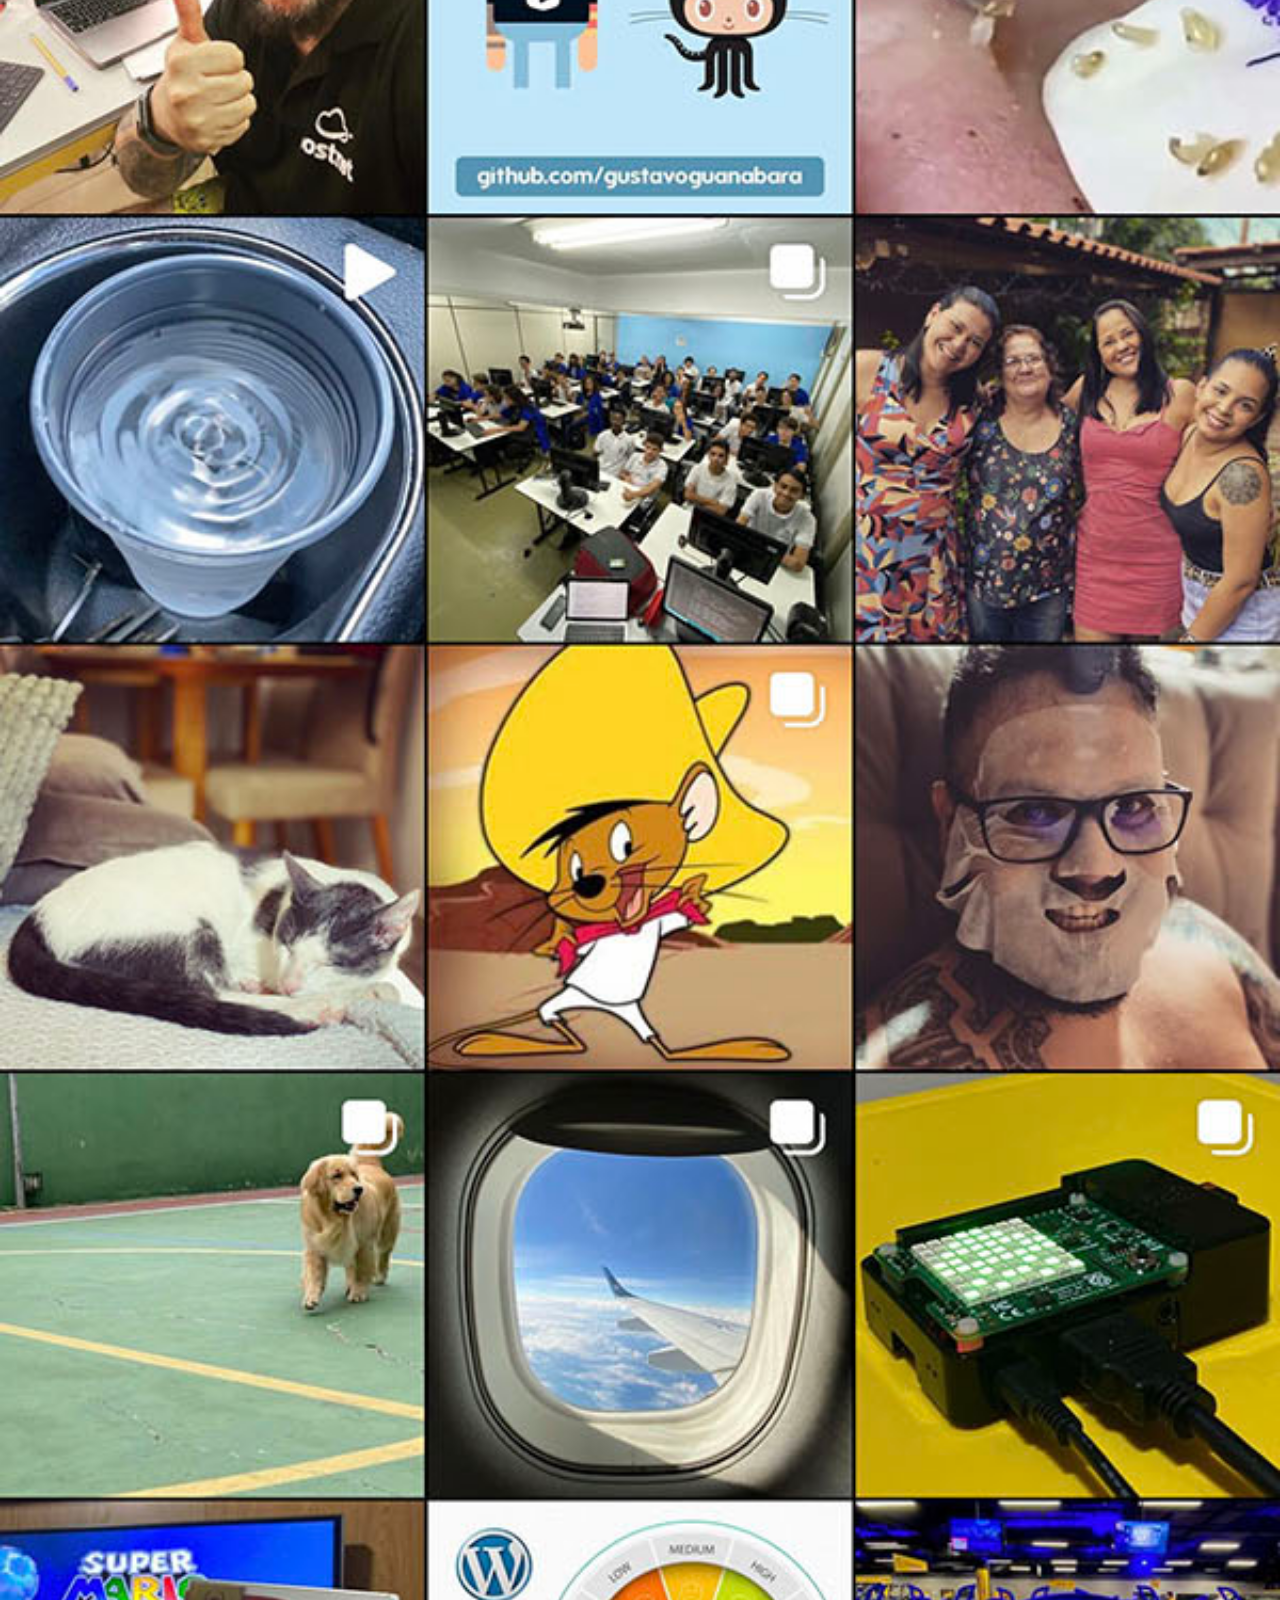
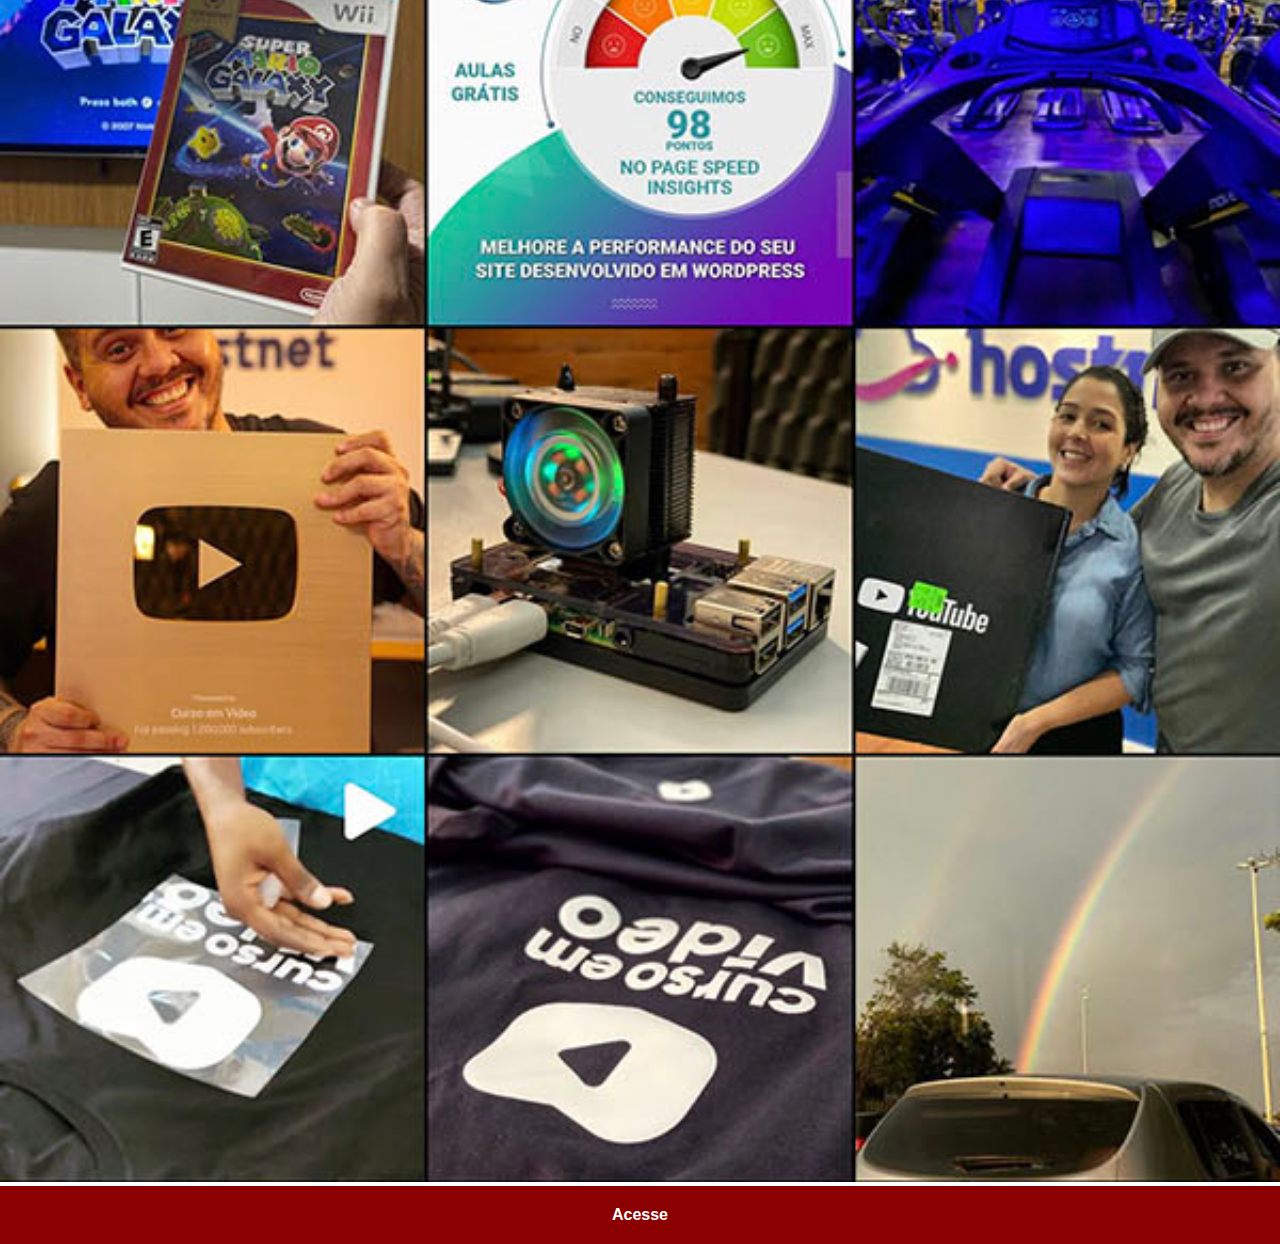
<file: instagram.html>
<!DOCTYPE html>
<html lang="pt-br">
<head>
    <meta charset="UTF-8">
    <meta http-equiv="X-UA-Compatible" content="IE=edge">
    <meta name="viewport" content="width=device-width, initial-scale=1.0">
    <title>YouTube</title>
    <link rel="stylesheet" href="estilos/social.css">
</head>
<body>
    <img src="imagens/tela-instagram.jpg" alt="GitHub">
    <a href="http://instagram.com/guanabara/" target="_blank">Acesse</a>
</body>
</html>
</file>
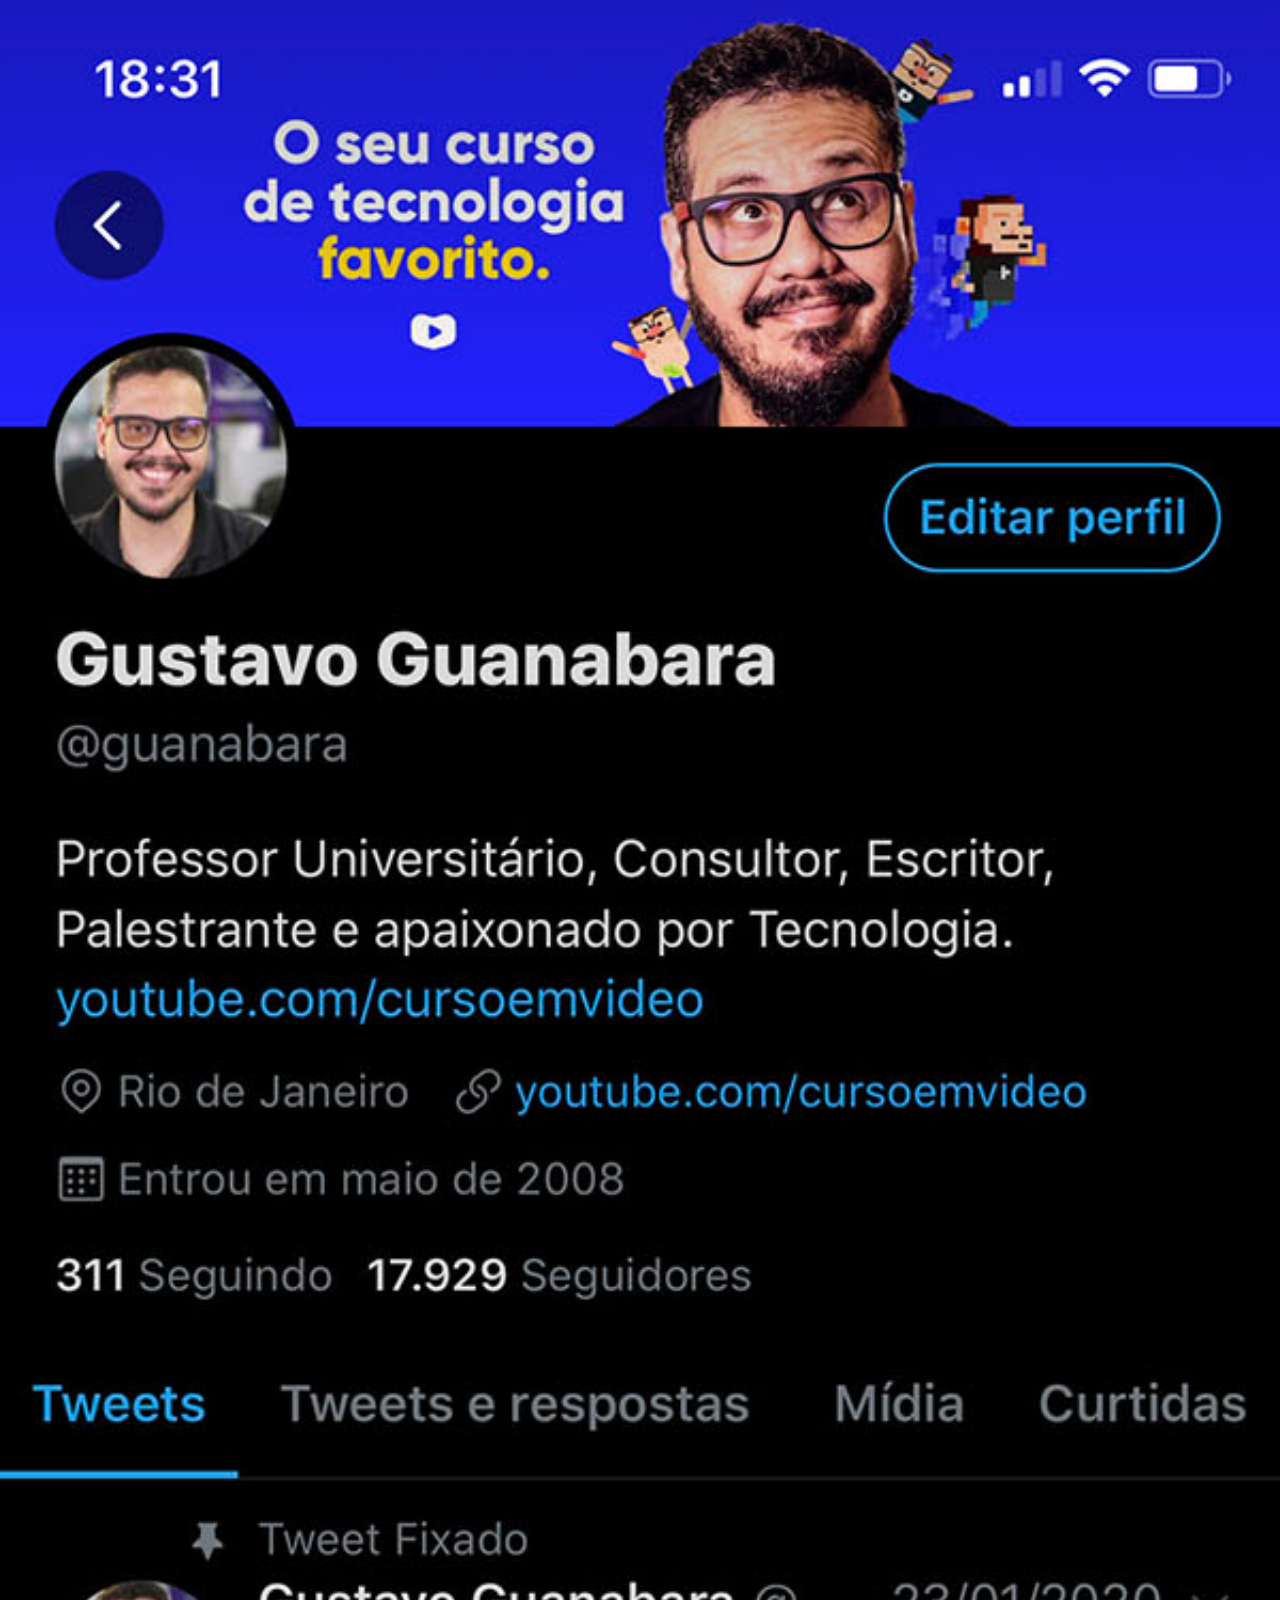
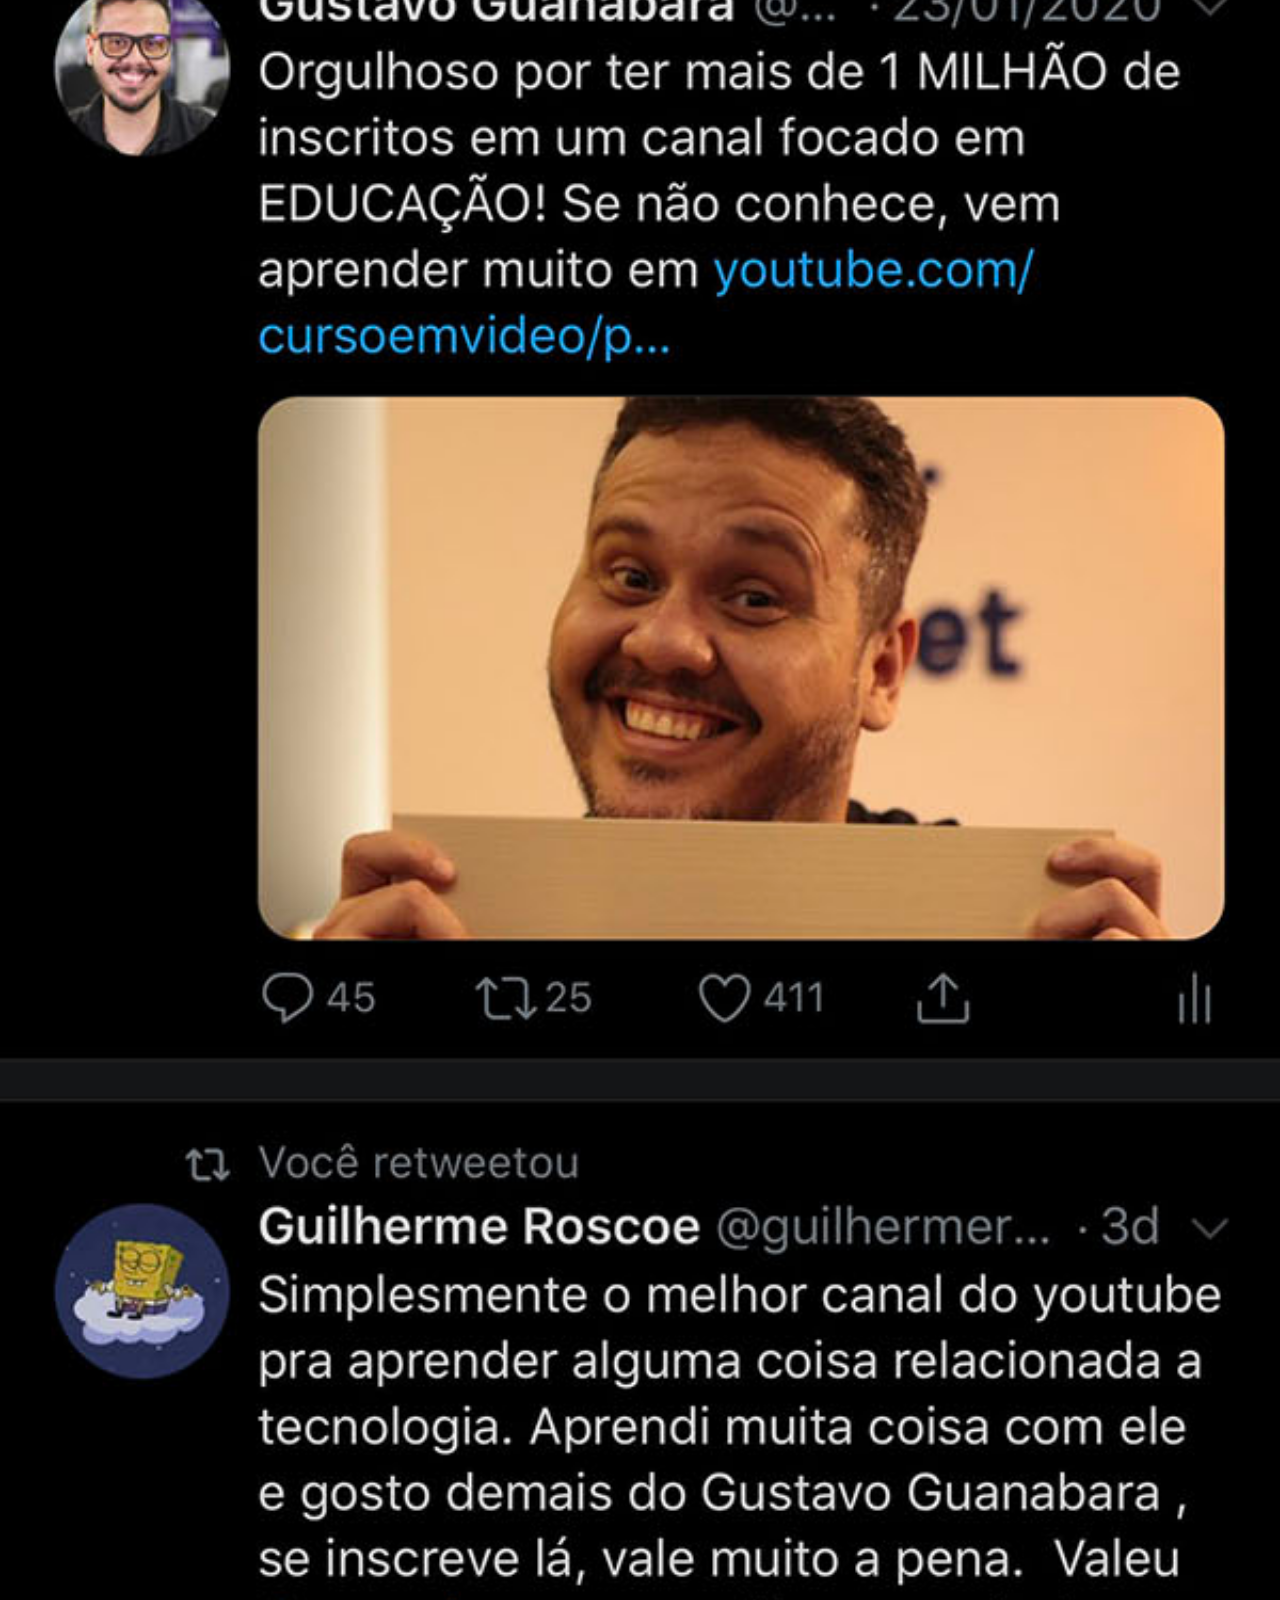
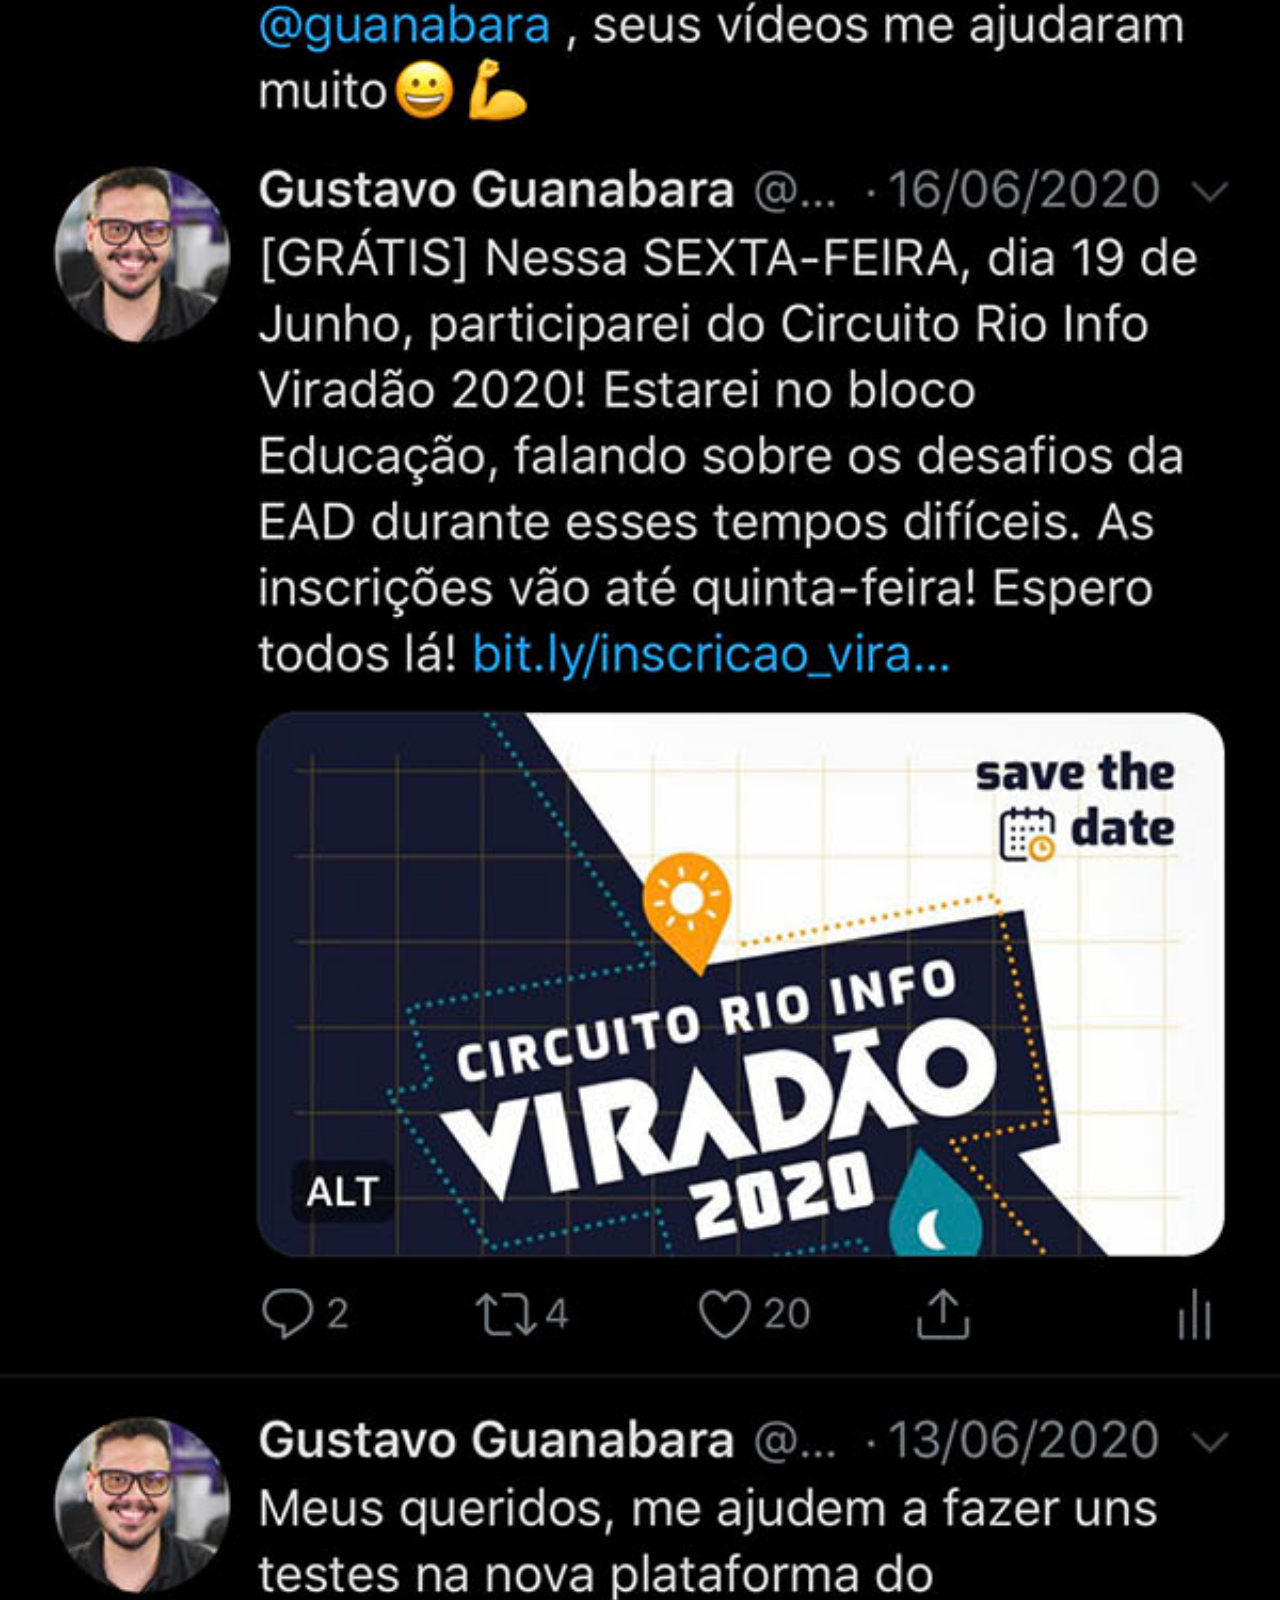
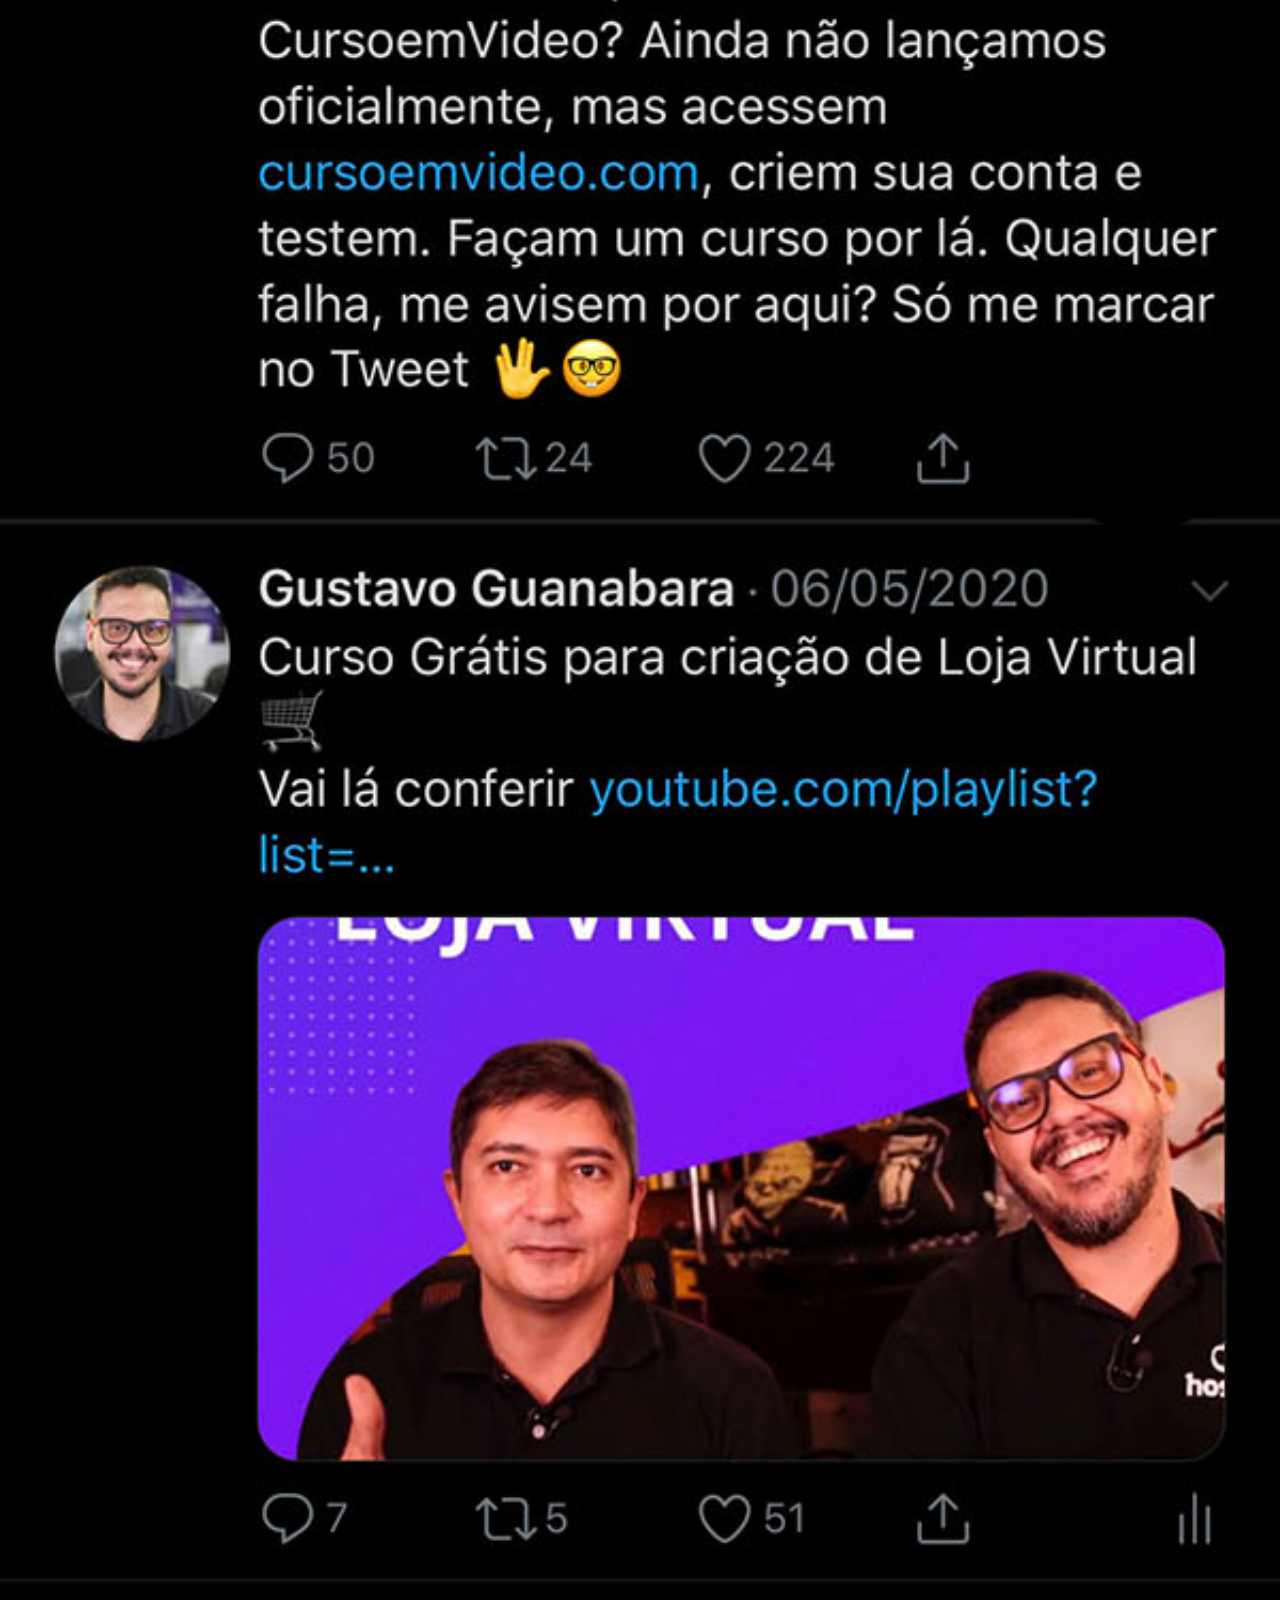
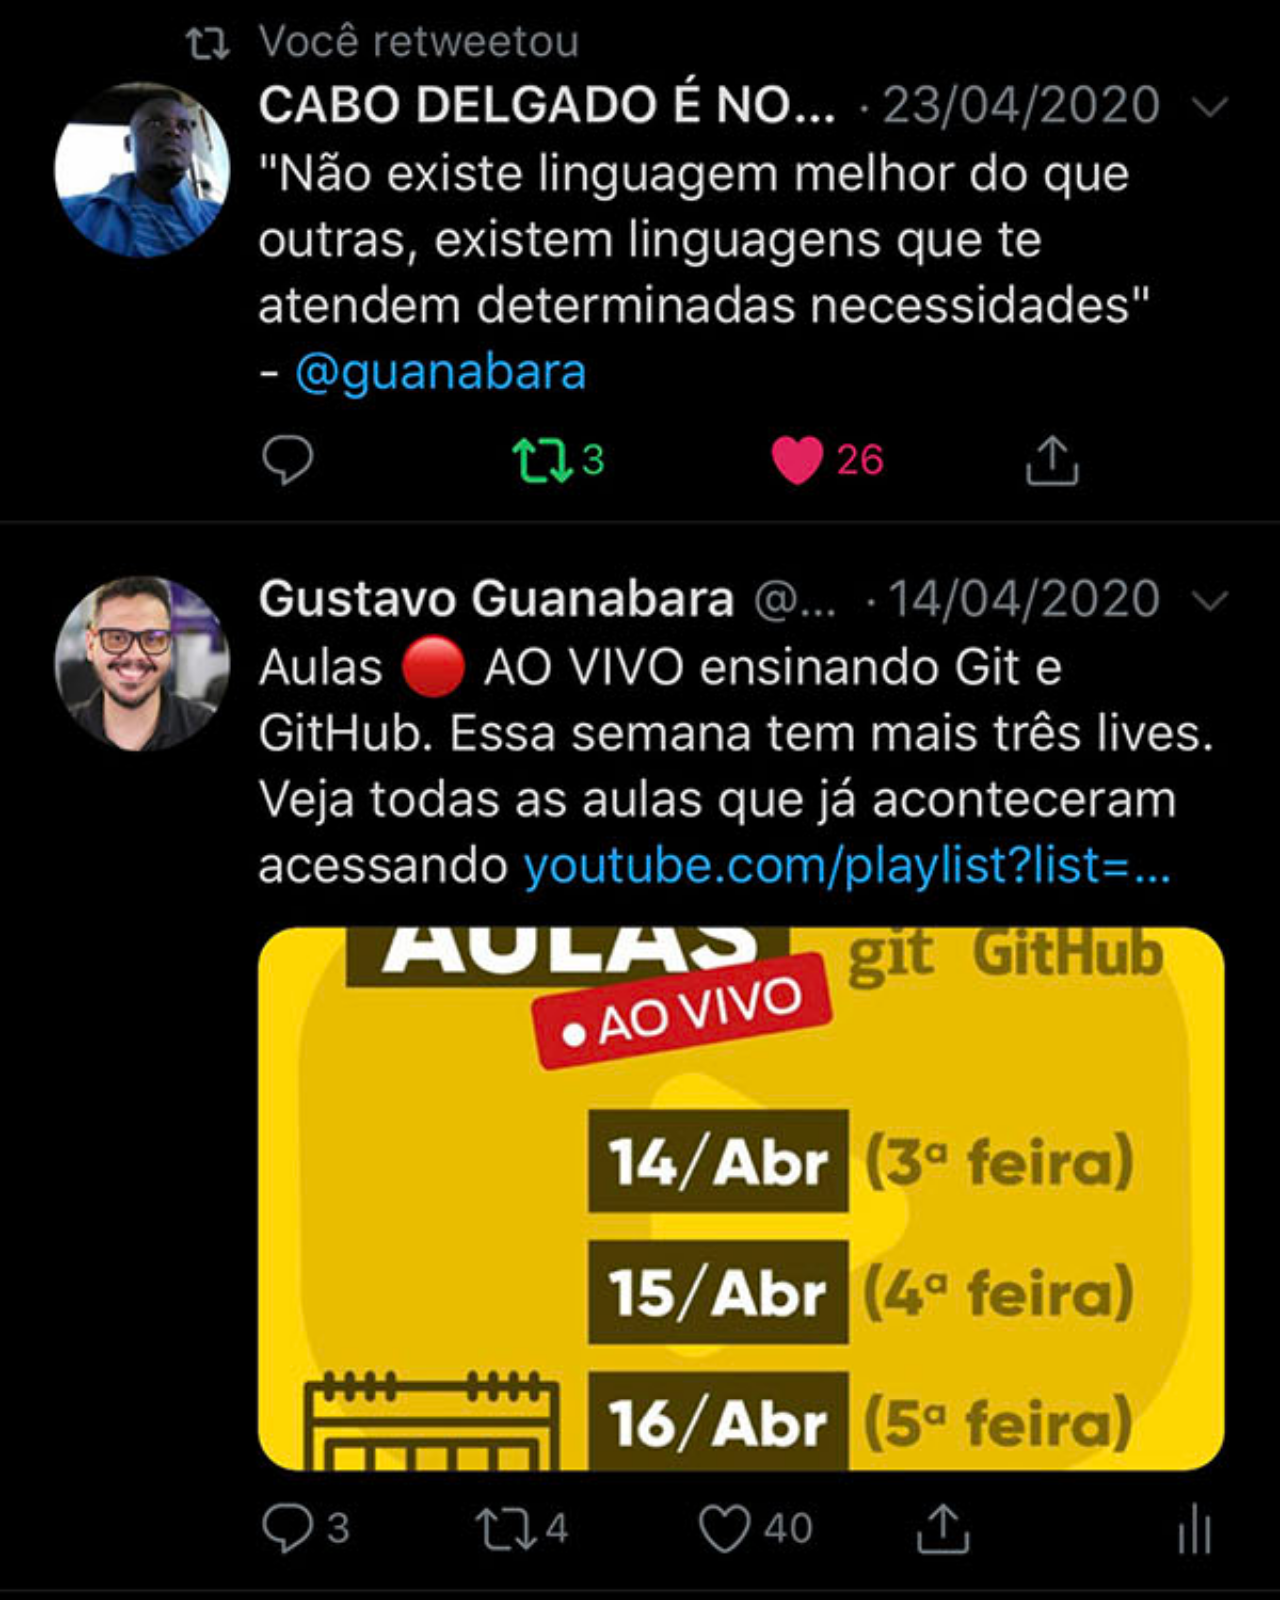
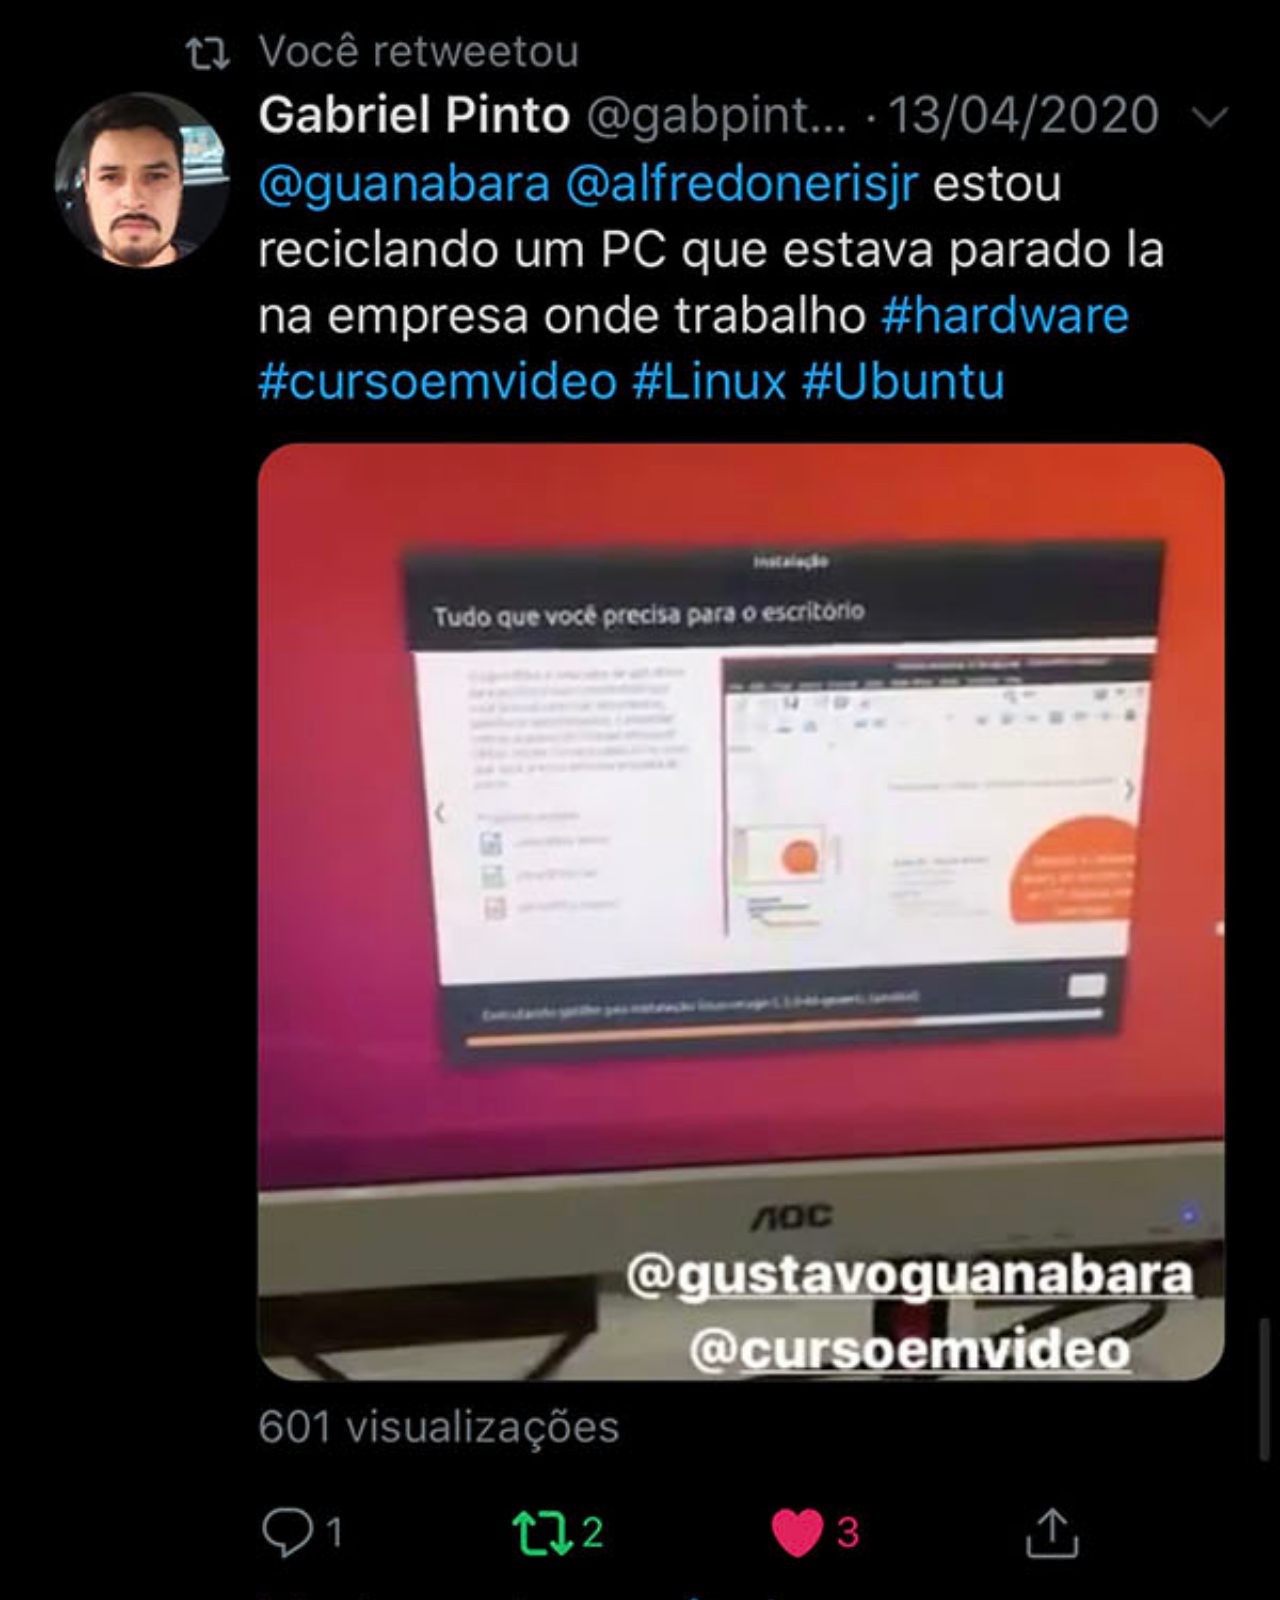
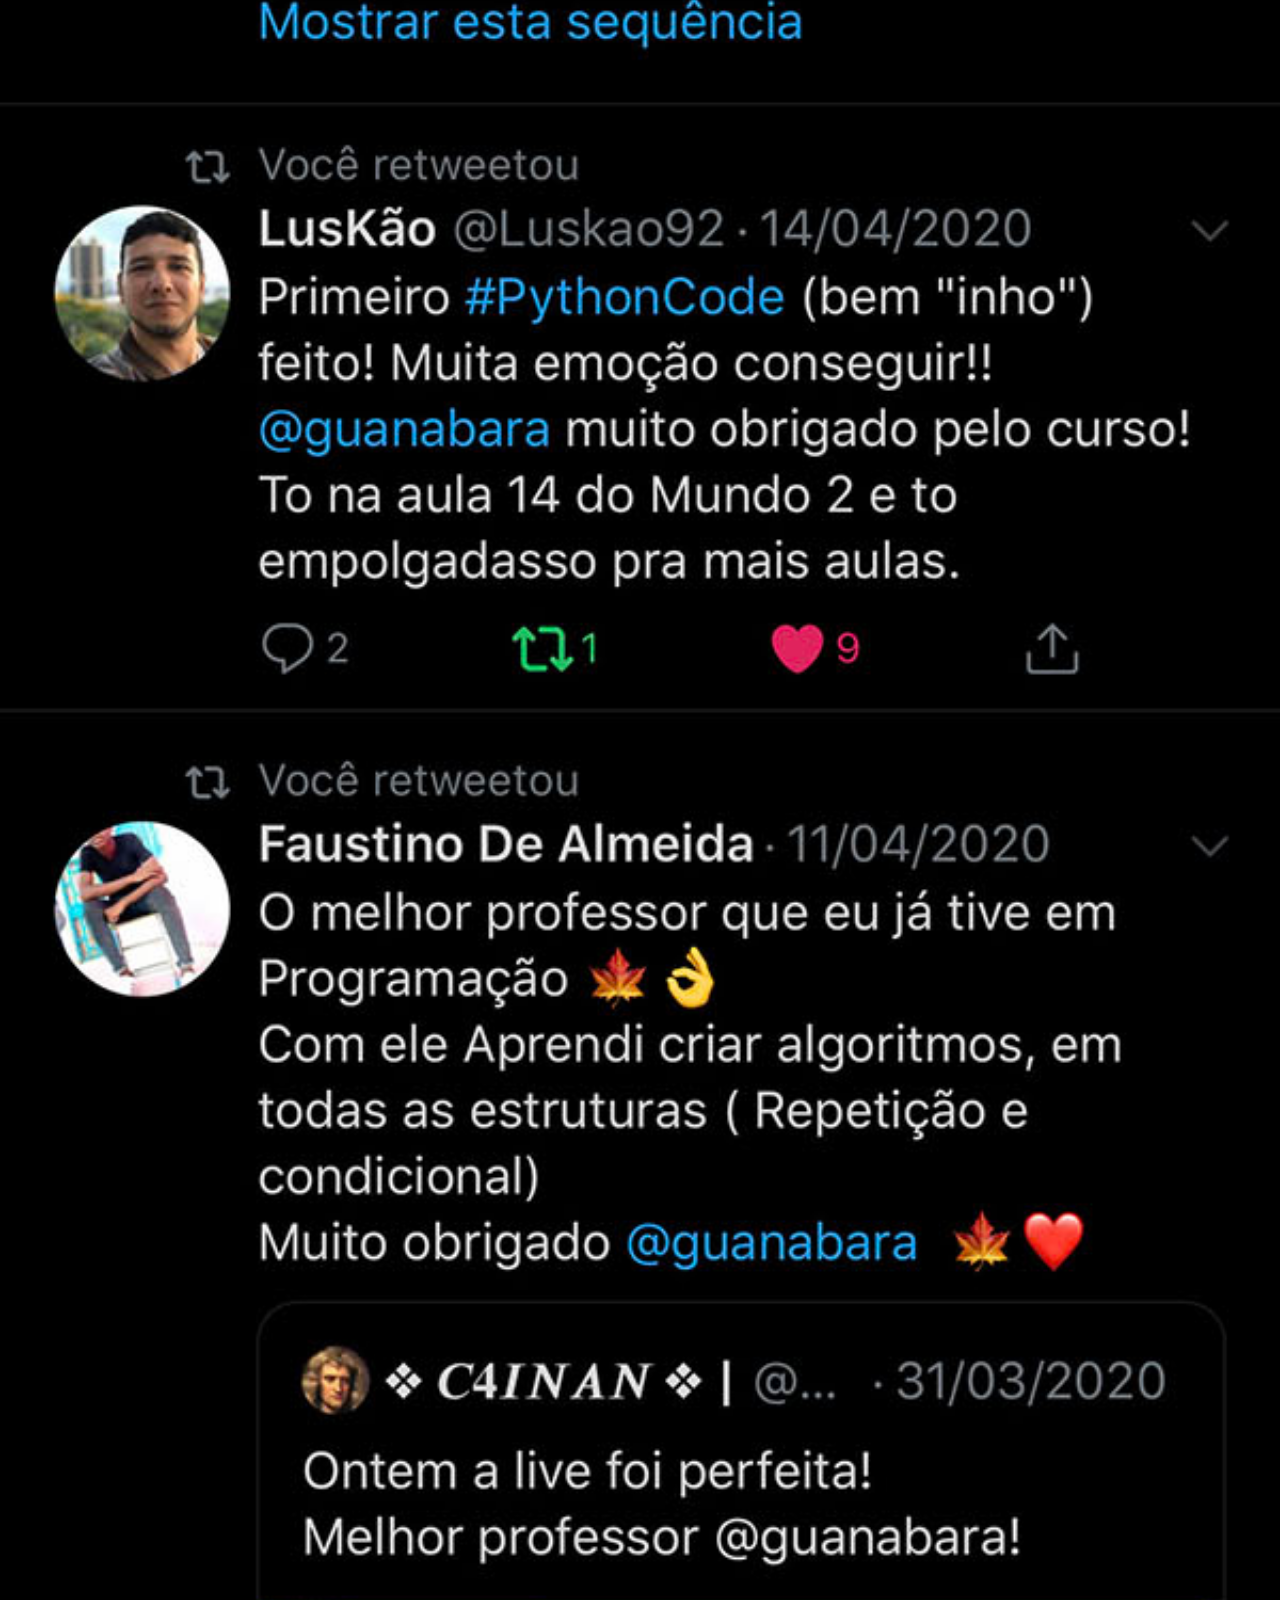
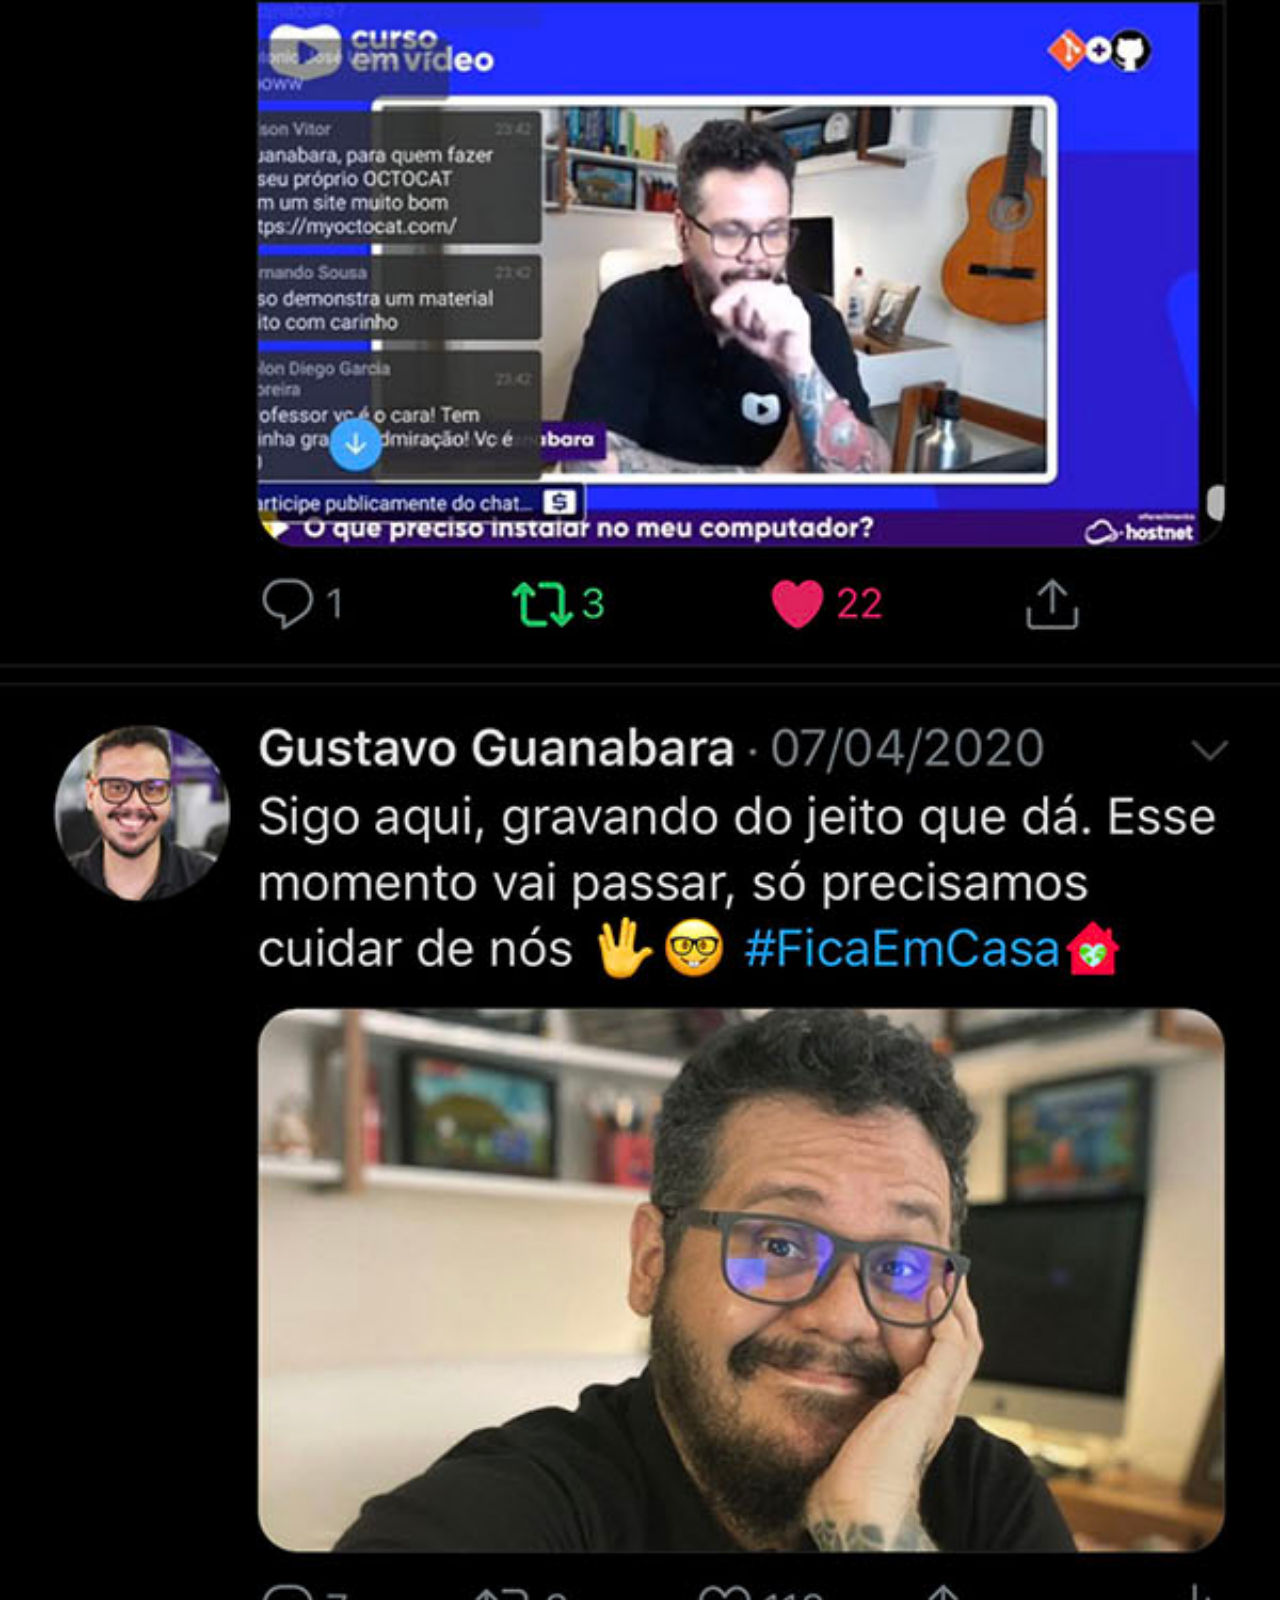
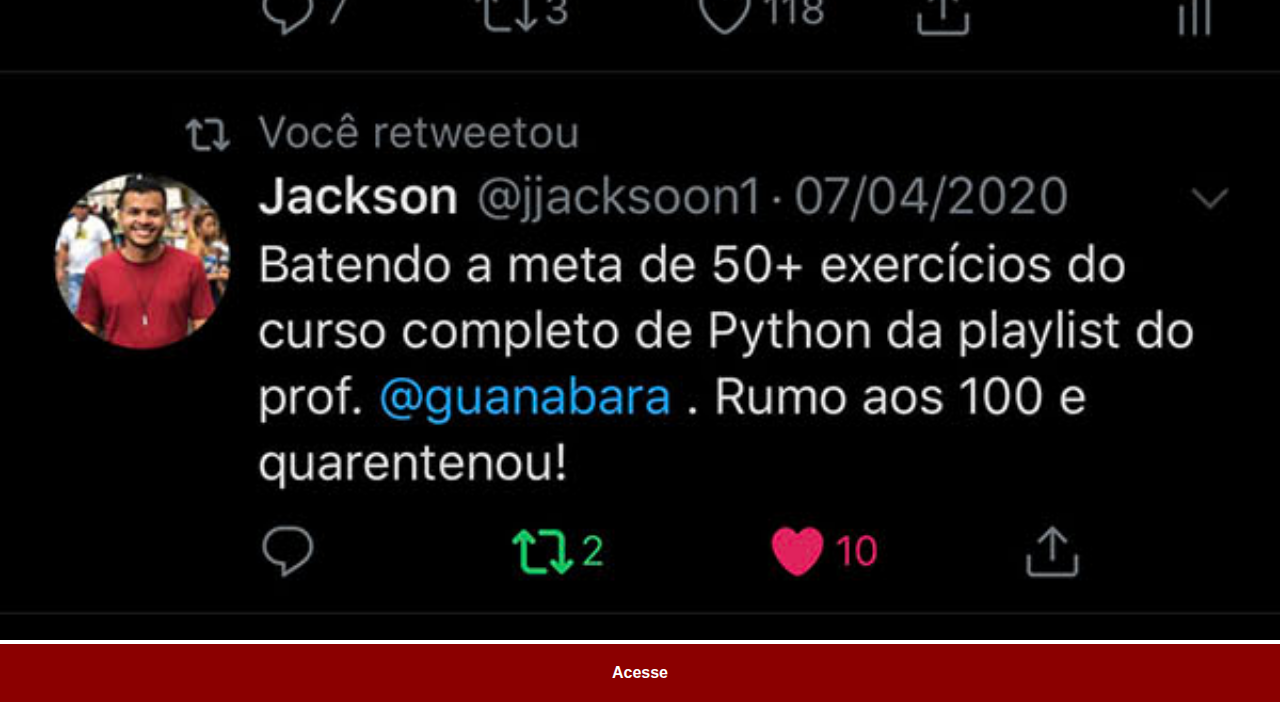
<file: twitter.html>
<!DOCTYPE html>
<html lang="pt-br">
<head>
    <meta charset="UTF-8">
    <meta http-equiv="X-UA-Compatible" content="IE=edge">
    <meta name="viewport" content="width=device-width, initial-scale=1.0">
    <title>YouTube</title>
    <link rel="stylesheet" href="estilos/social.css">
</head>
<body>
    <img src="imagens/tela-twitter.jpg" alt="Twitter">
    <a href="http://twitter.com/gustavoguanabara" target="_blank">Acesse</a>
</body>
</html>
</file>
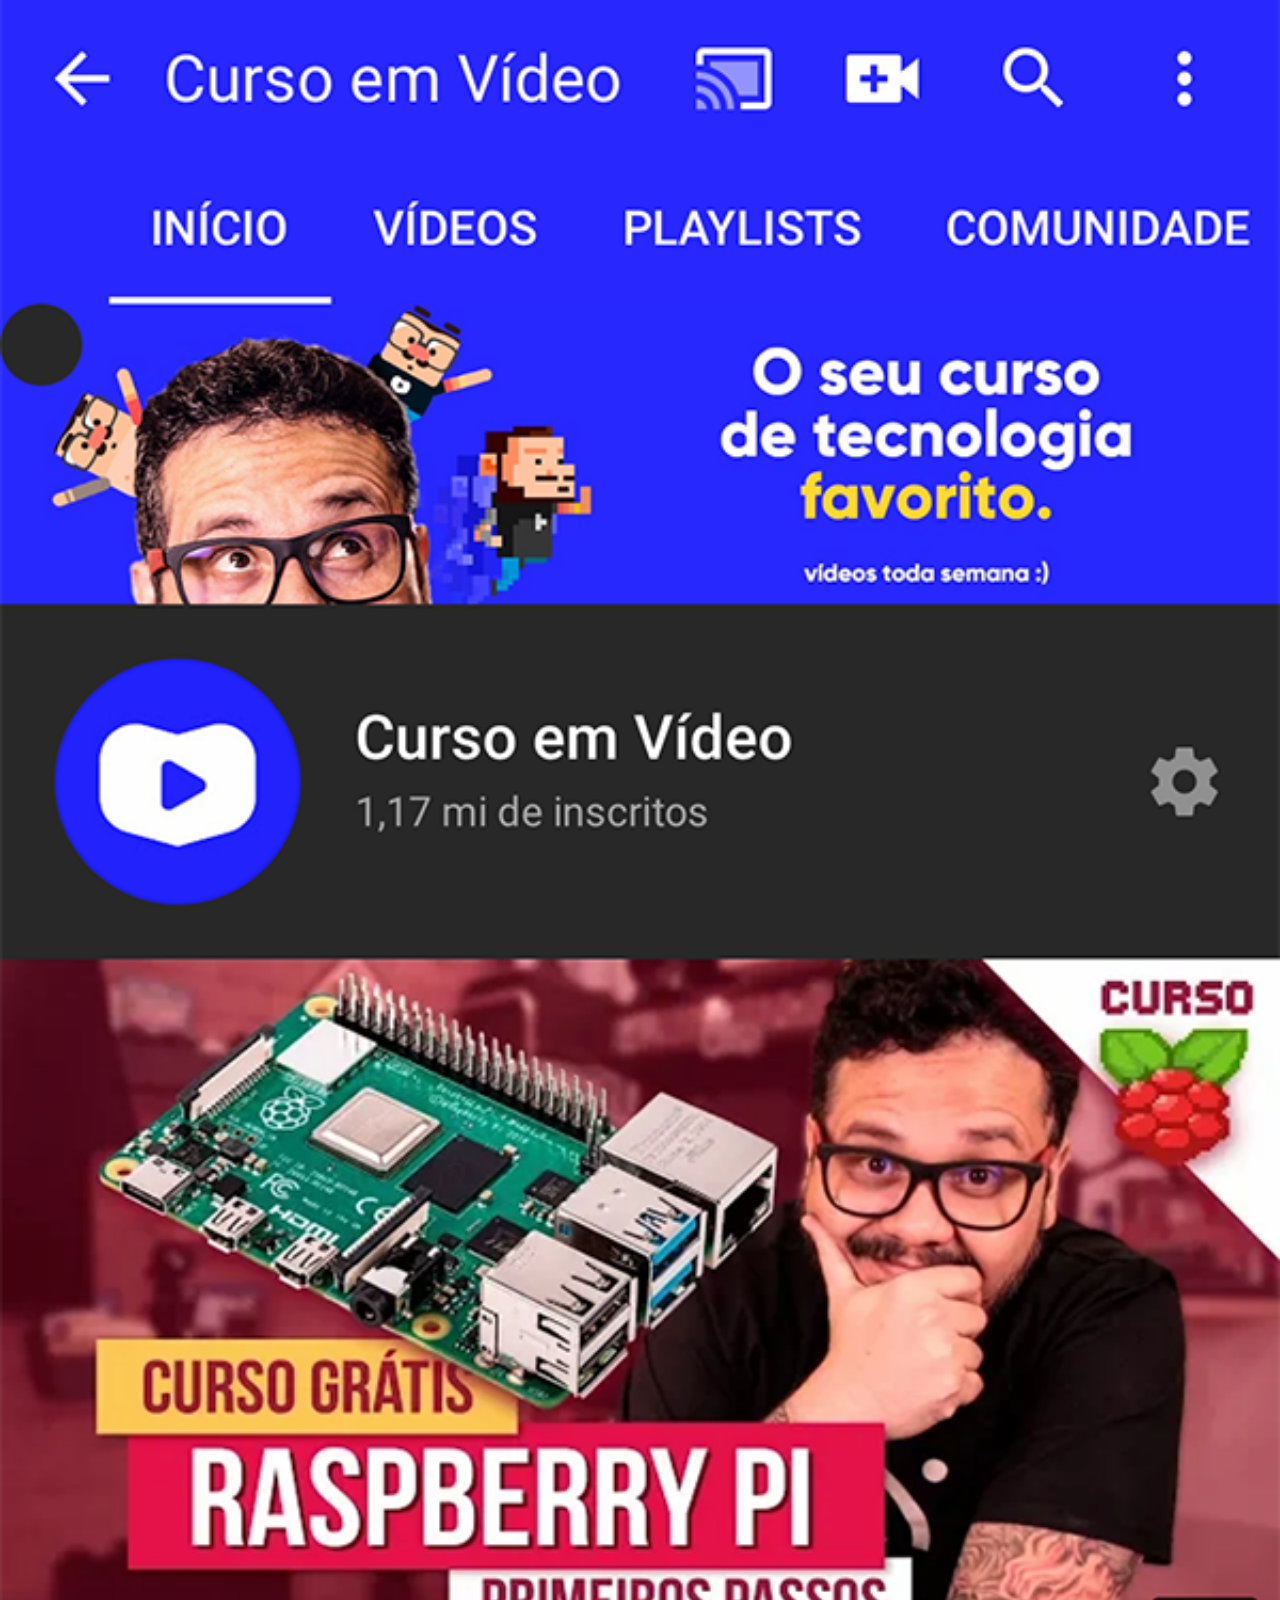
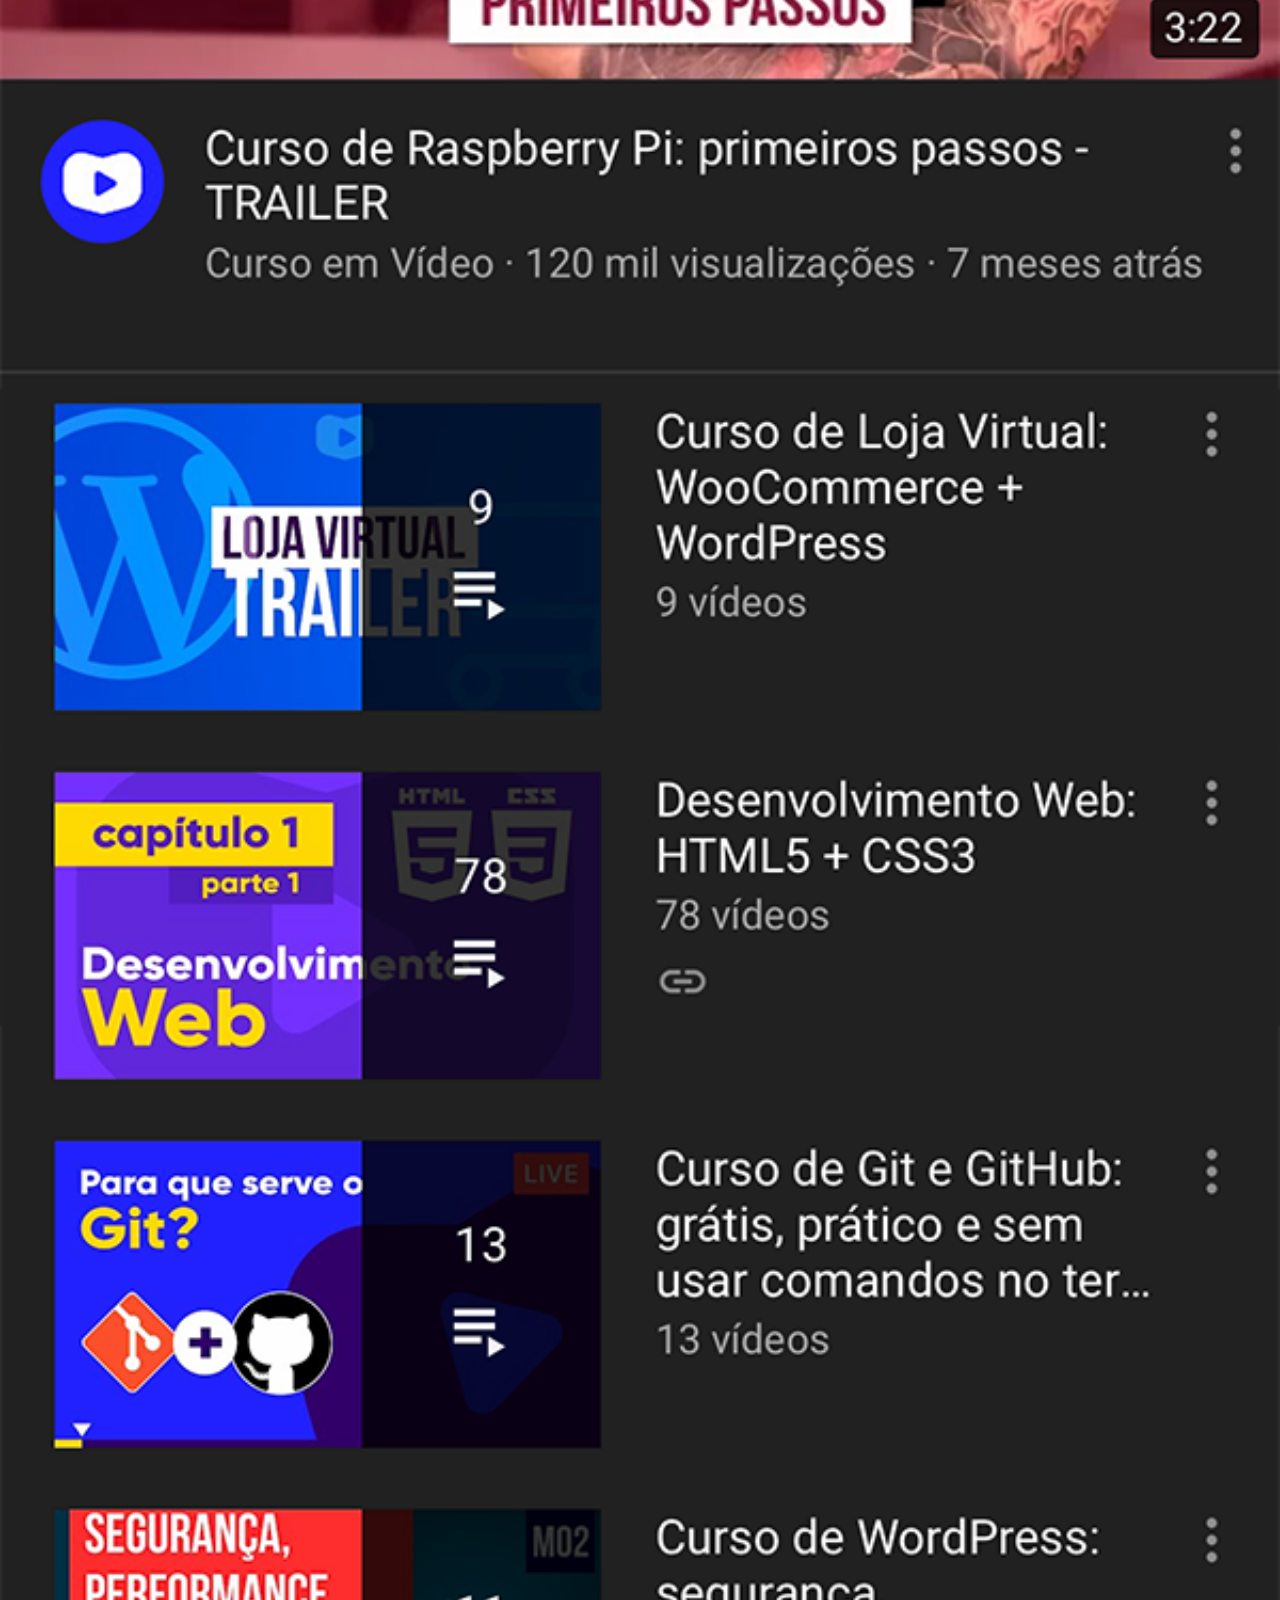
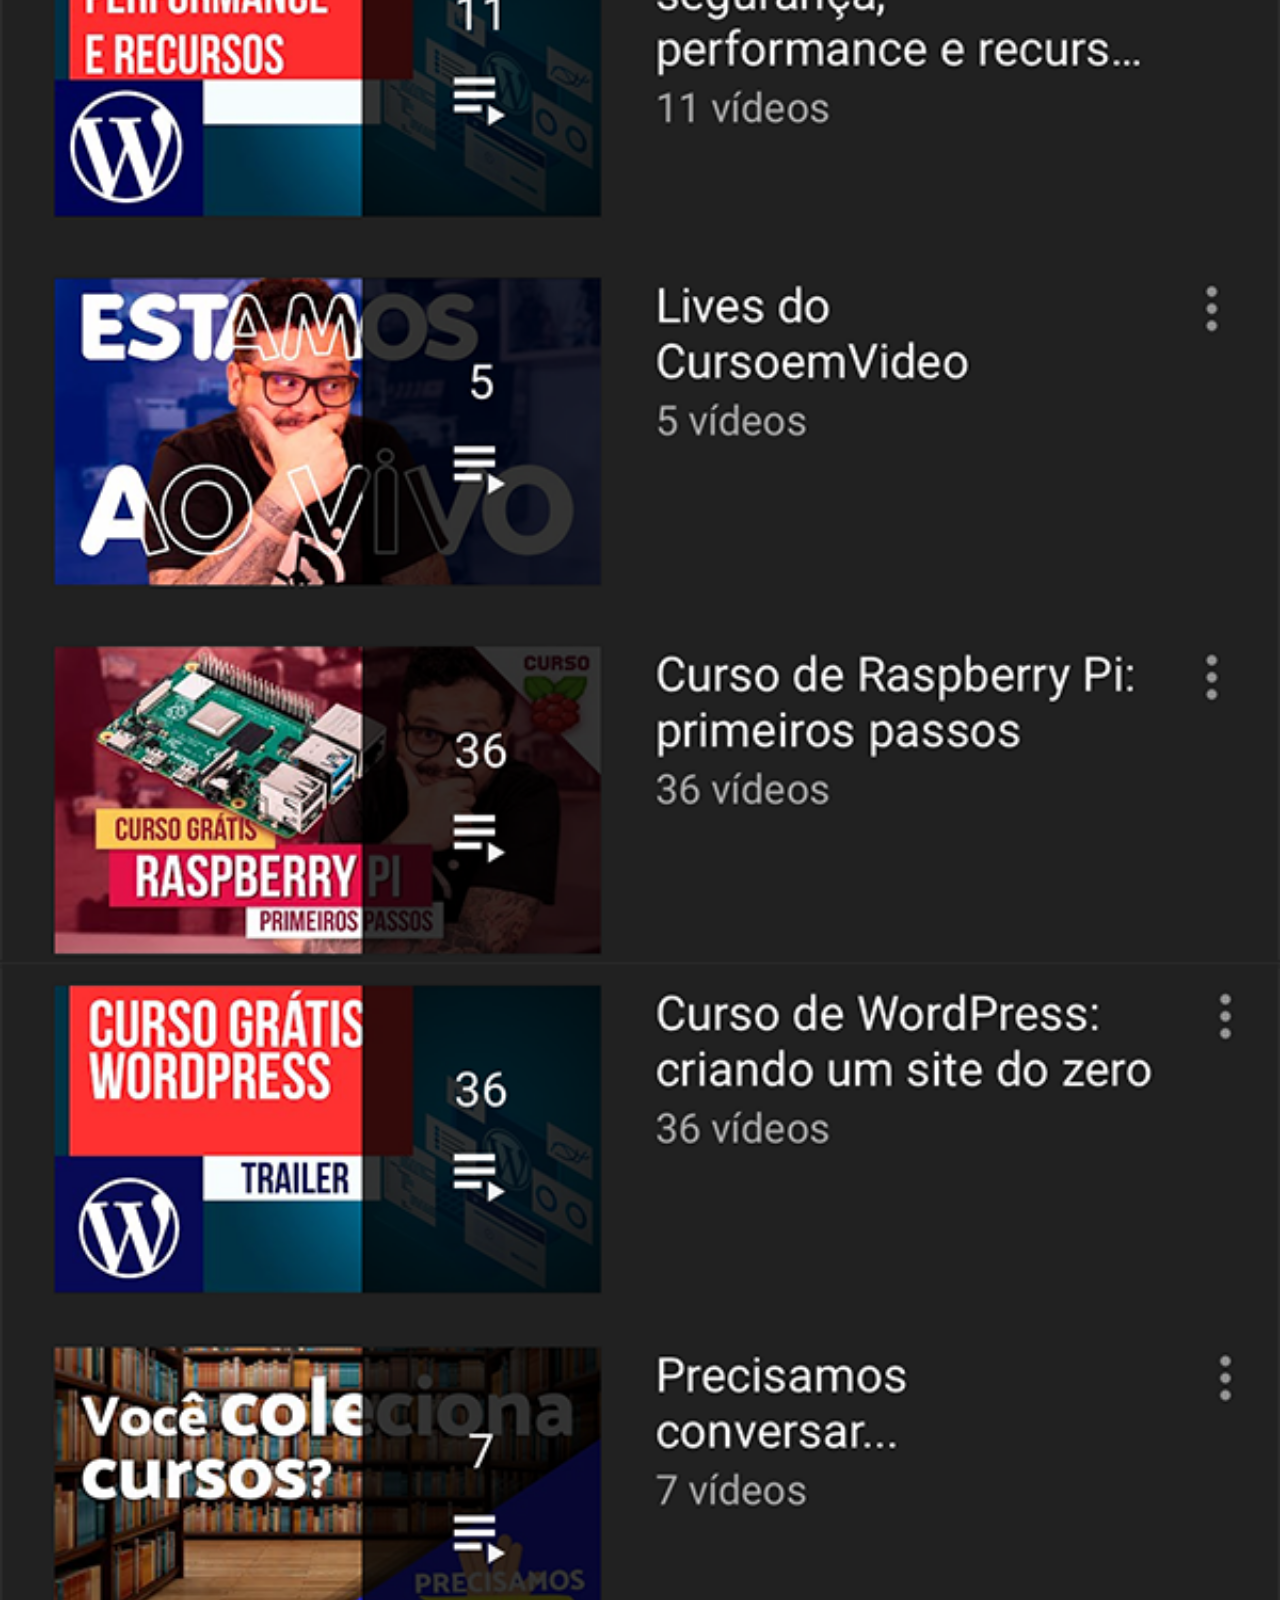
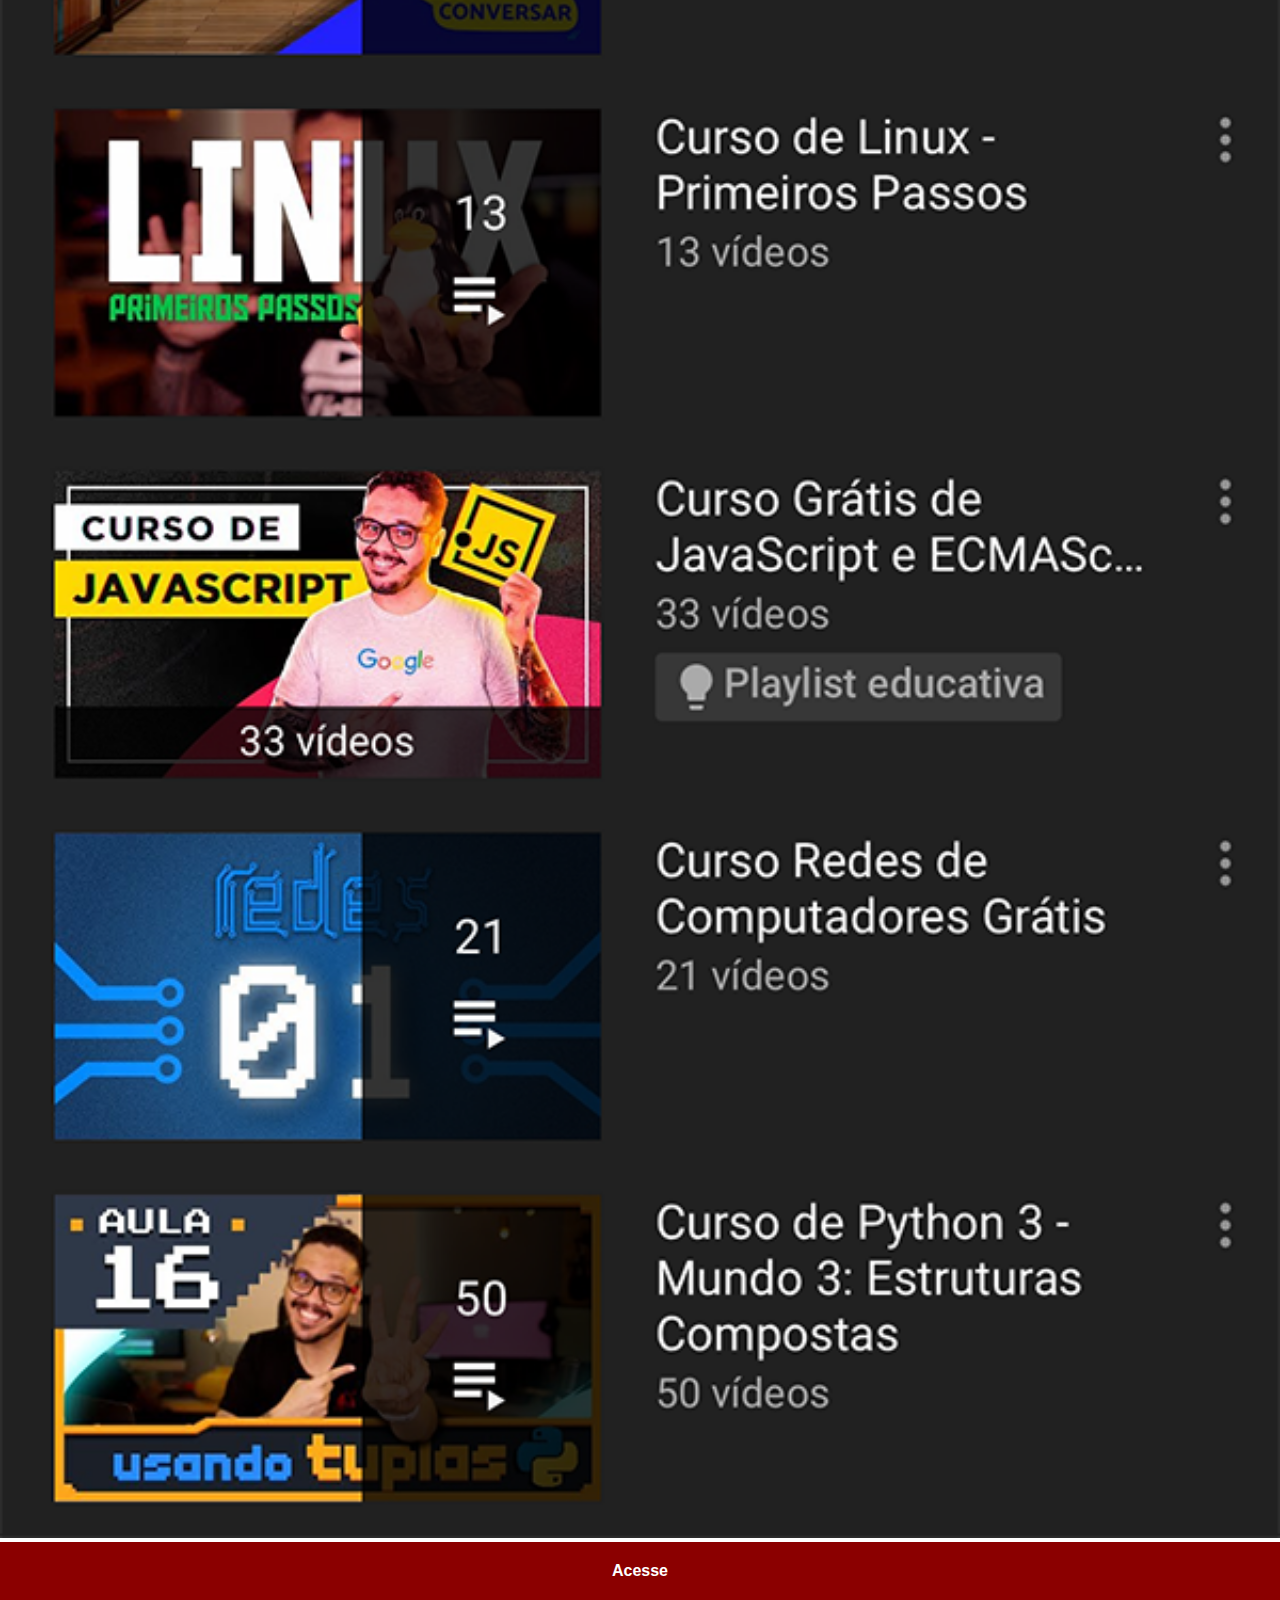
<file: youtube.html>
<!DOCTYPE html>
<html lang="pt-br">
<head>
    <meta charset="UTF-8">
    <meta http-equiv="X-UA-Compatible" content="IE=edge">
    <meta name="viewport" content="width=device-width, initial-scale=1.0">
    <title>YouTube</title>
    <link rel="stylesheet" href="estilos/social.css">
</head>
<body>
    <img src="imagens/tela-youtube.png" alt="YouTube">
    <a href="http://youtube.com/cursoemvideo/playlists" target="_blank">Acesse</a>
</body>
</html>
</file>
<file: estilos/style.css>
@charset "UTF-8";

* {
    margin: 0px;
    padding: 0px;
    font-family: Arial, Helvetica, sans-serif;
}

html, body {
    height: 100vh;
    width: 100vw;
    background-color: black;
}

body {
    background: url('../imagens/fundo-madeira.jpg') no-repeat top center;
    background-size: cover;
    background-attachment: fixed;
}

main {
    position: relative;
    height: 100vh;  

}

section#telefone {
    position: absolute;
    top: 50%;
    left: 50%;
    transform: translate(-50%, -50%);

    height: 627px;
    width: 311px;
    background: url('../imagens/frame-iphone.png' ) no-repeat;


}

iframe#tela {
    position: relative;
    top: 80px;
    left: 22px;
    width: 267px;
    height: 471px;
}

section#redes-sociais {
    text-align: right;
}

section#redes-sociais img {
    width: 50px;          
    margin: 10px;
    border-radius: 50%;
    box-shadow: 2px 2px 2px rgba(0, 0, 0, alpha);
    box-sizing: border-box;
}

section#redes-sociais img:hover {
    border: 2px solid rgba(255, 255, 255, 0.637);
    transform: translate(-3px, -3px);
    box-shadow: 5px 5px 10px rgba(0, 0, 0, 0.623);
    transition: transform .3s, border 1s;
}
</file>
<file: estilos/social.css>
@charset "UTF-8";

* {
    margin: 0px;
    padding: 0px;
    font-family: Arial, Helvetica, sans-serif;
}

::-webkit-scrollbar {
    width: 0px;
    height: 0px;
}

img {
    width: 100vw;
}

a {
    display: block;
    background-color: darkred;
    color: white;
    padding: 20px;
    text-align: center;
    font-weight: bolder;
    text-decoration: none;
}

a:hover {
    background-color: red;
}
</file>
